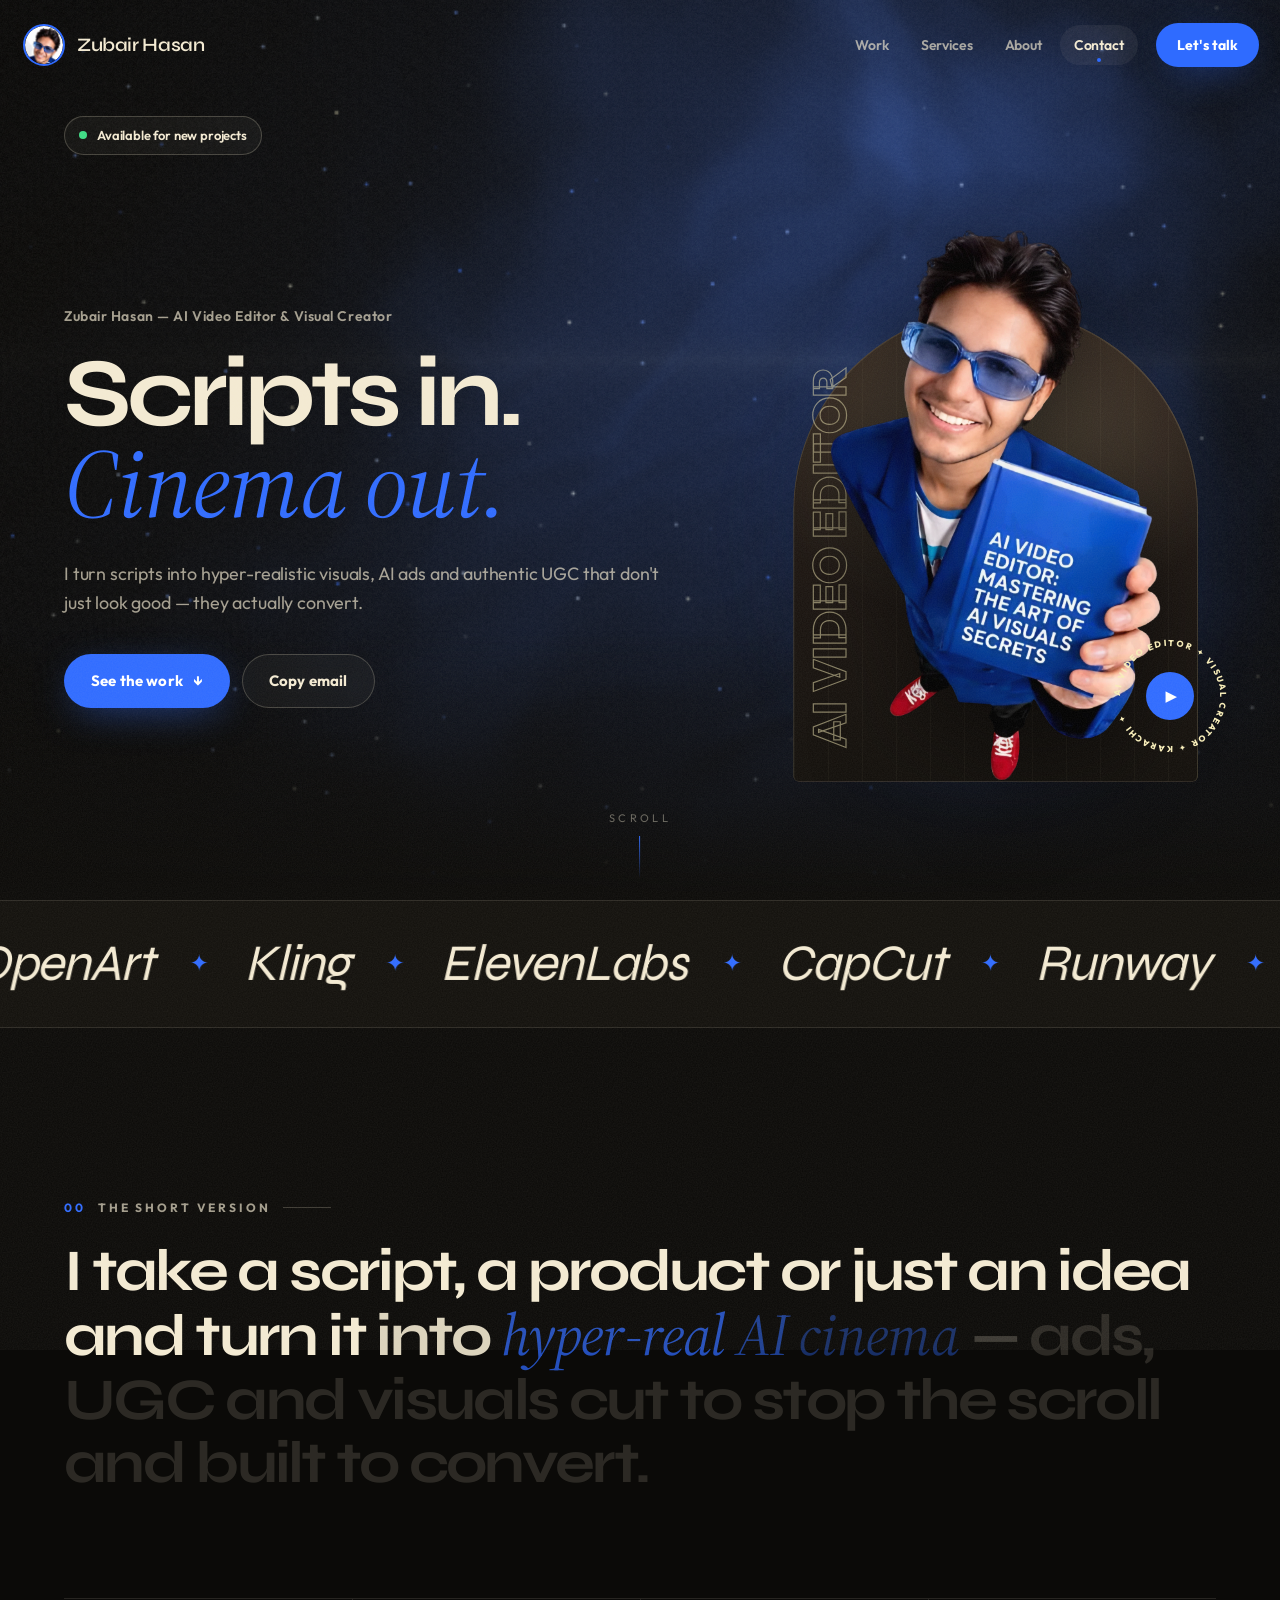
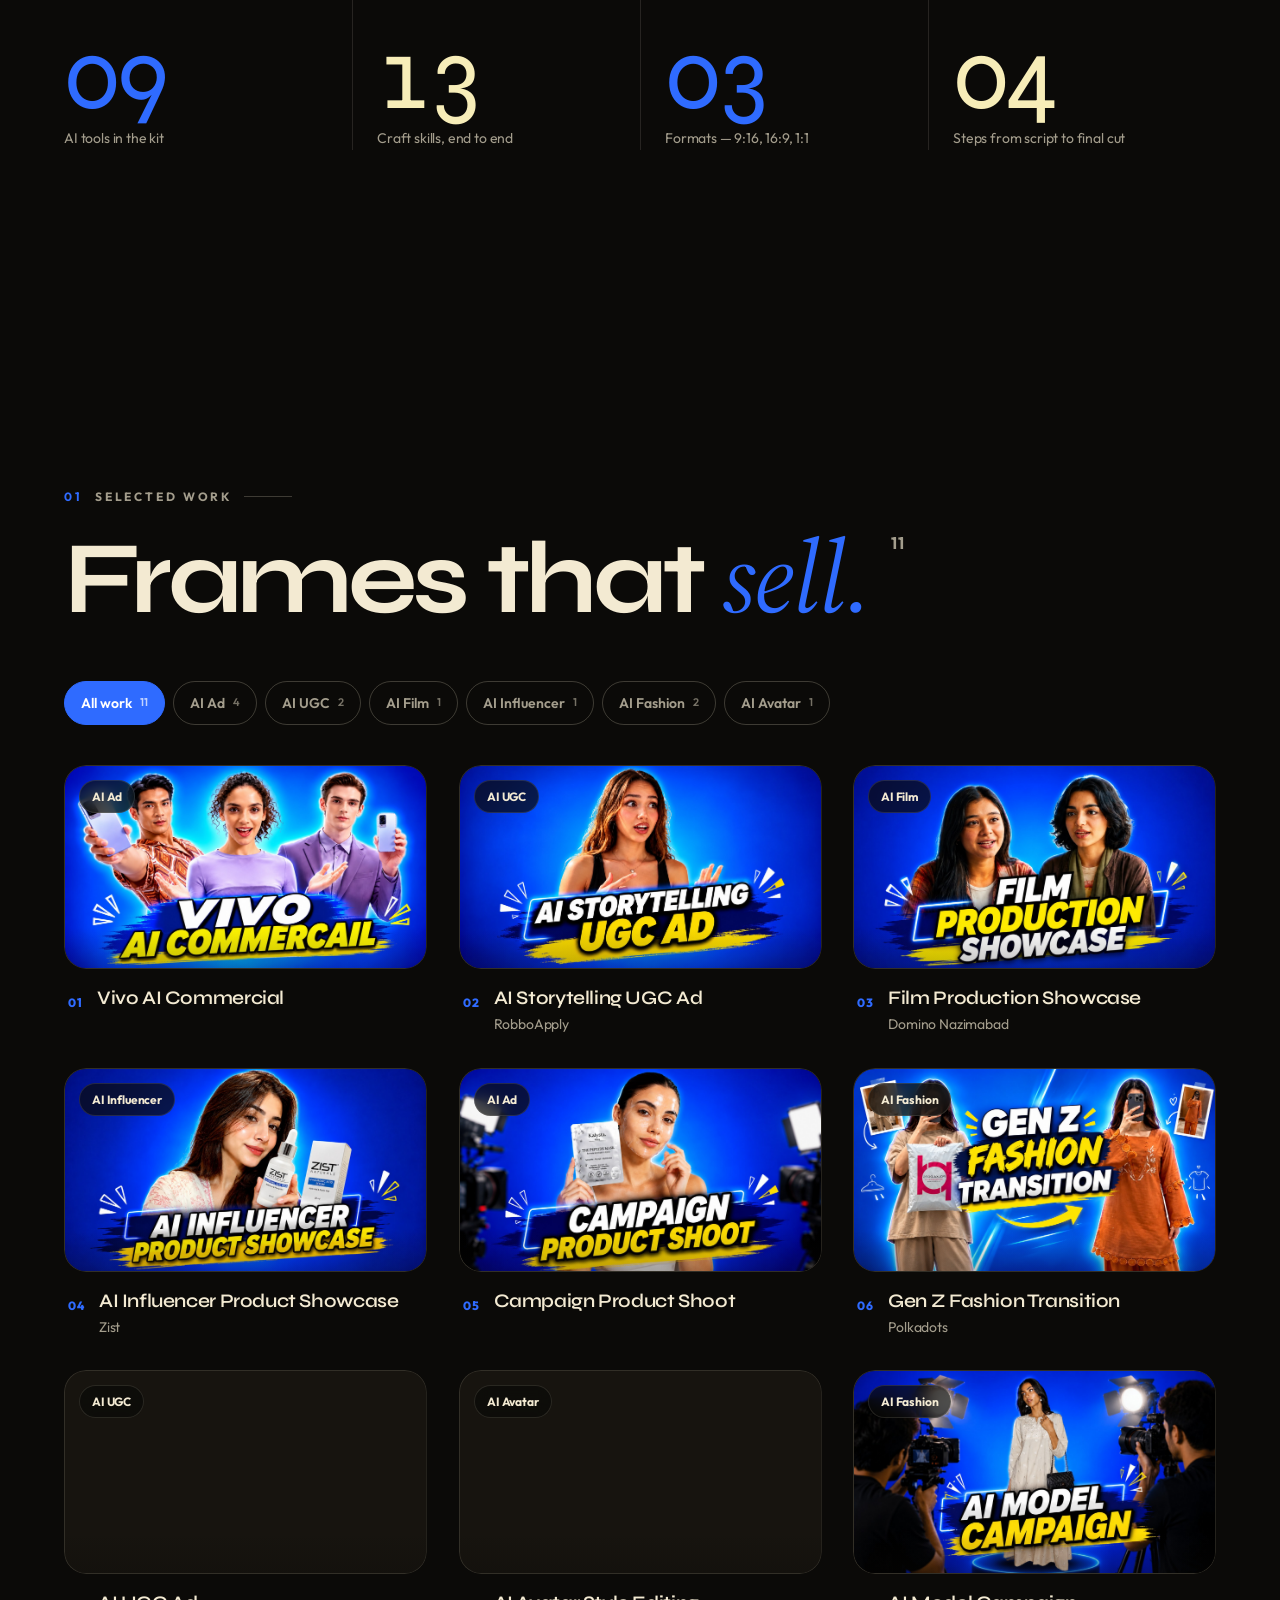
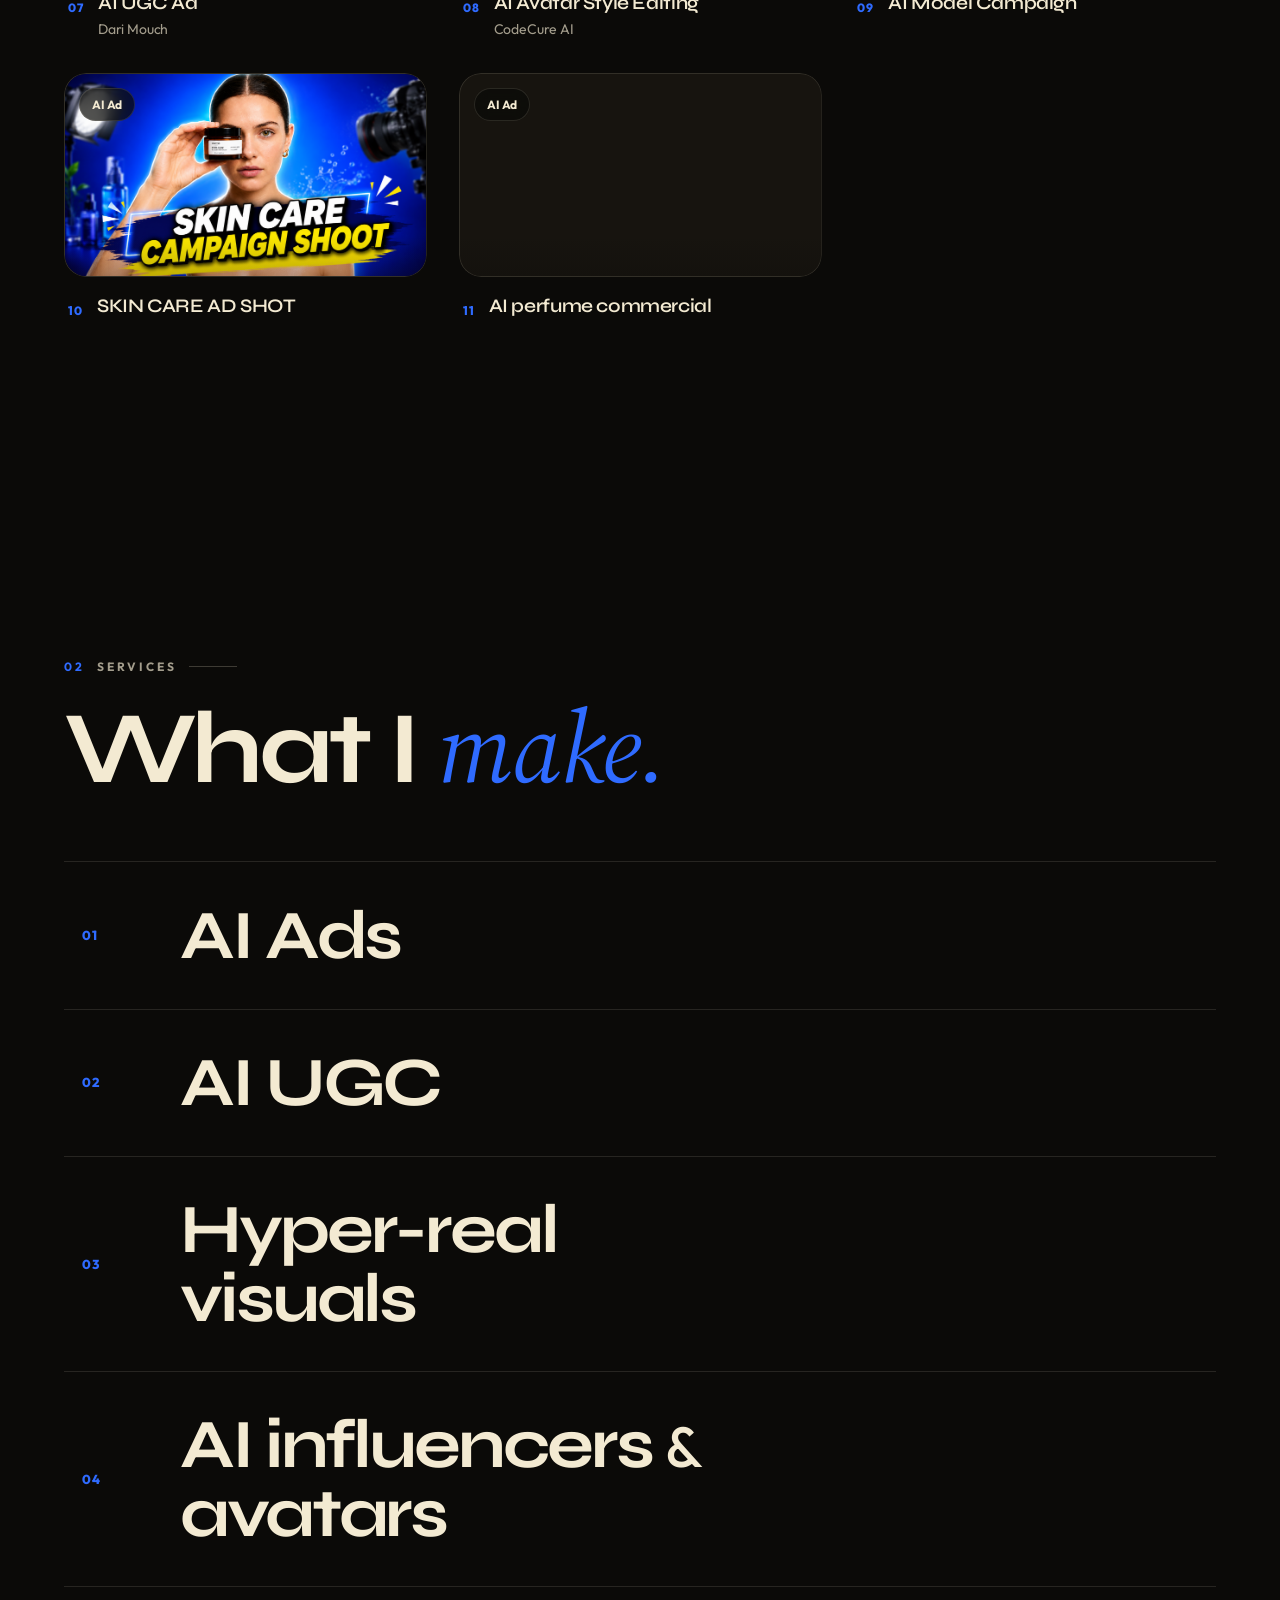
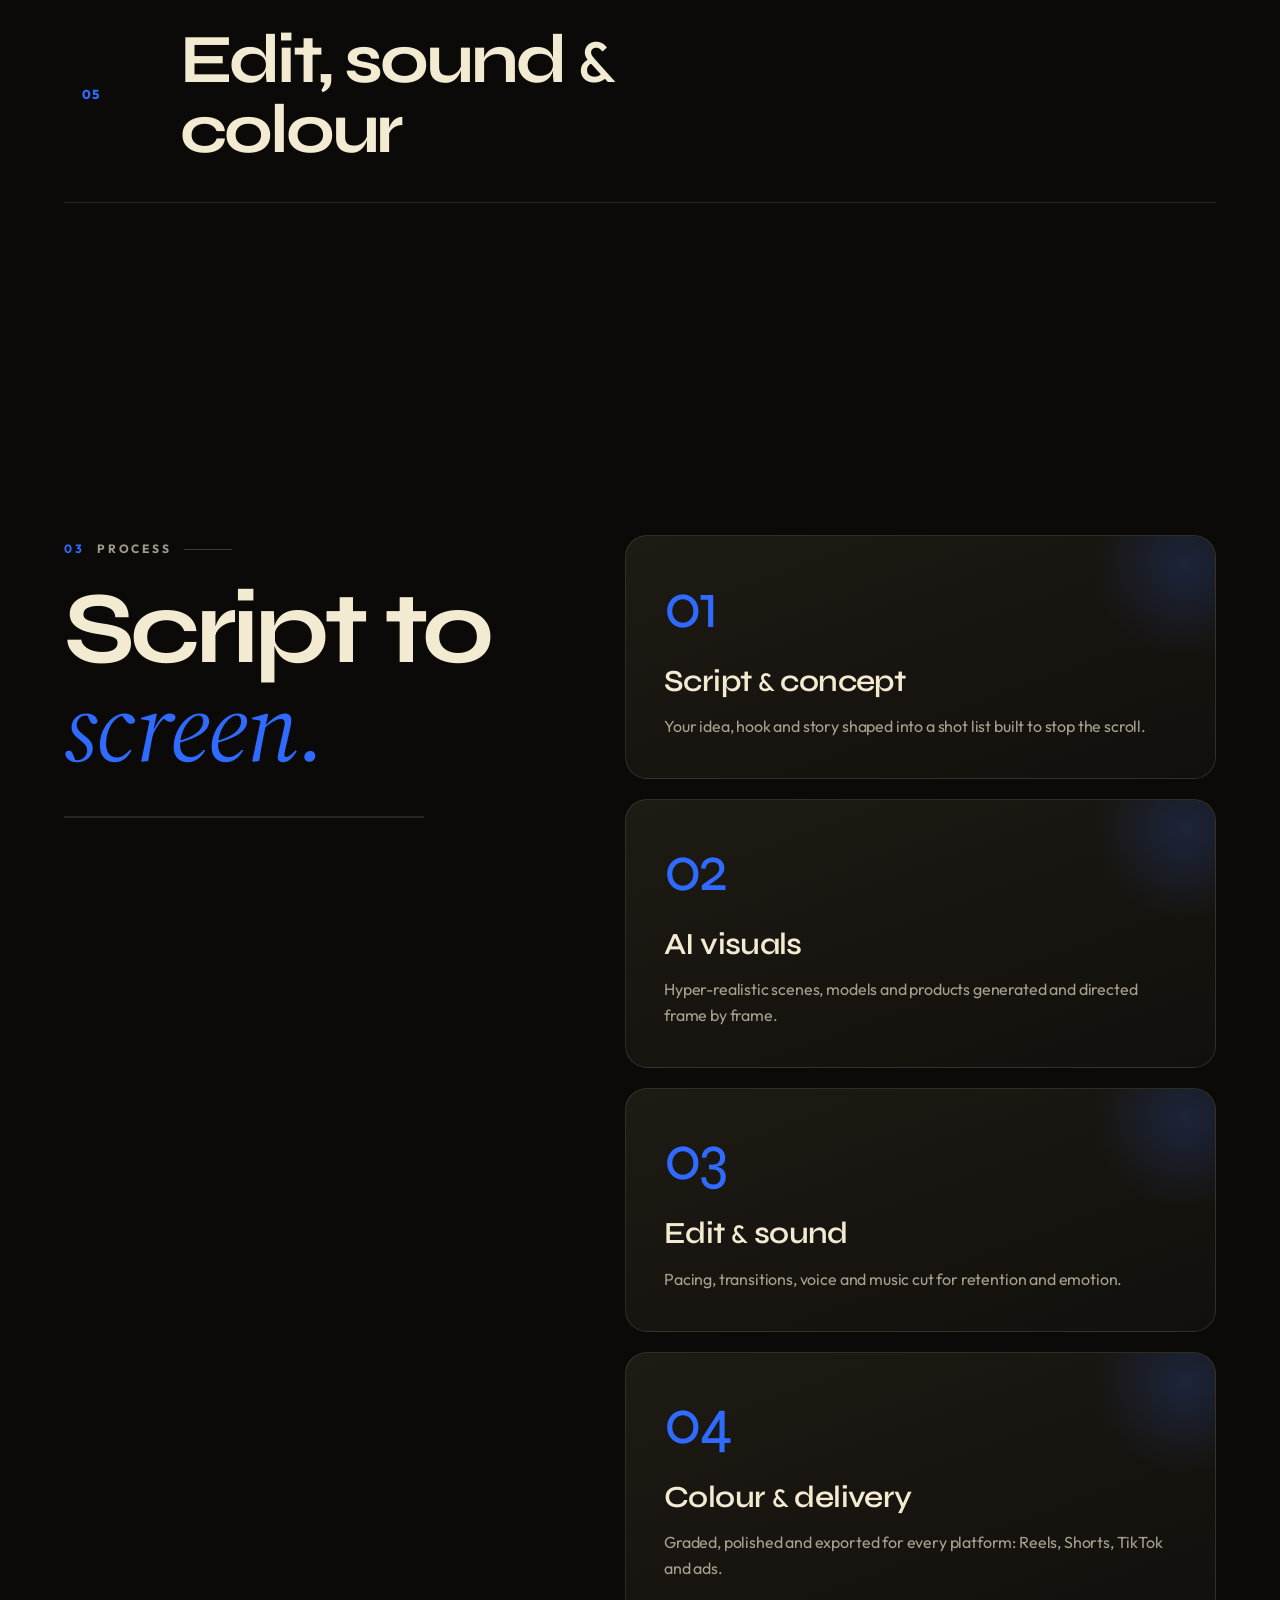
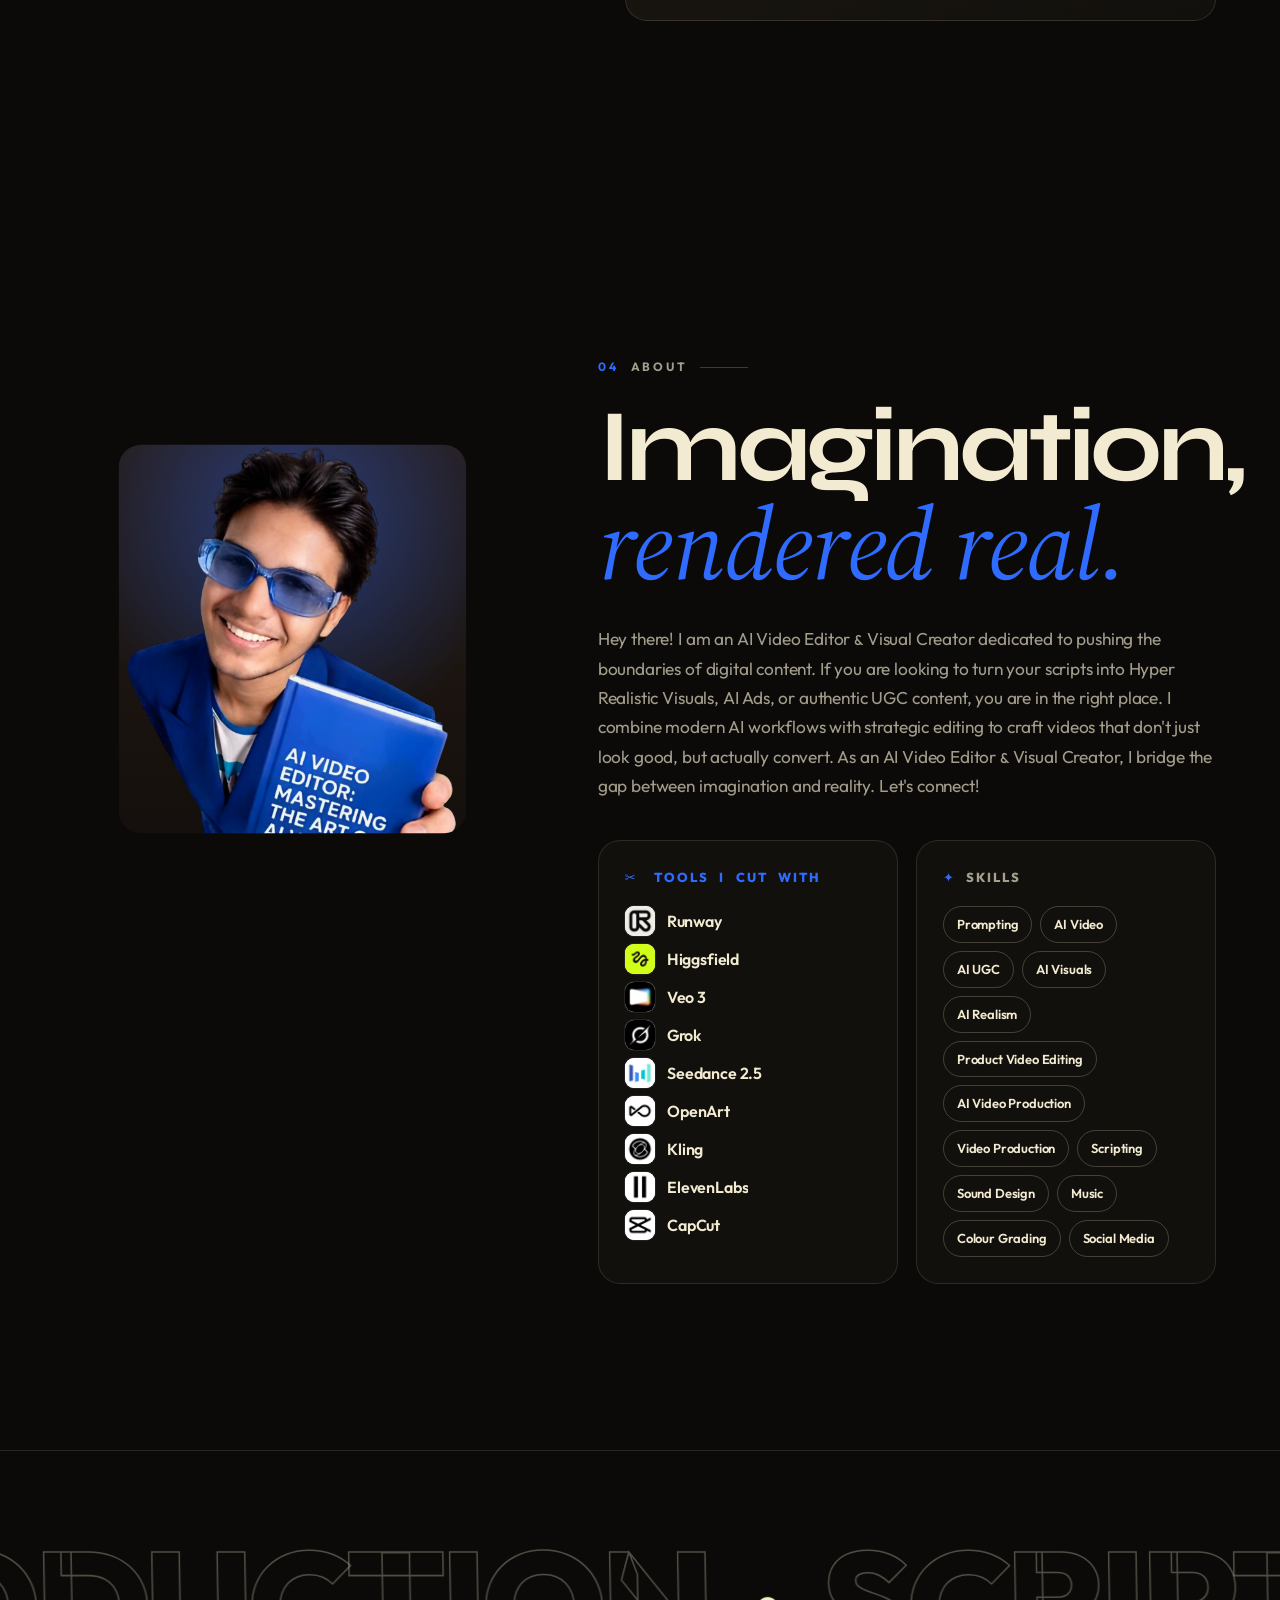
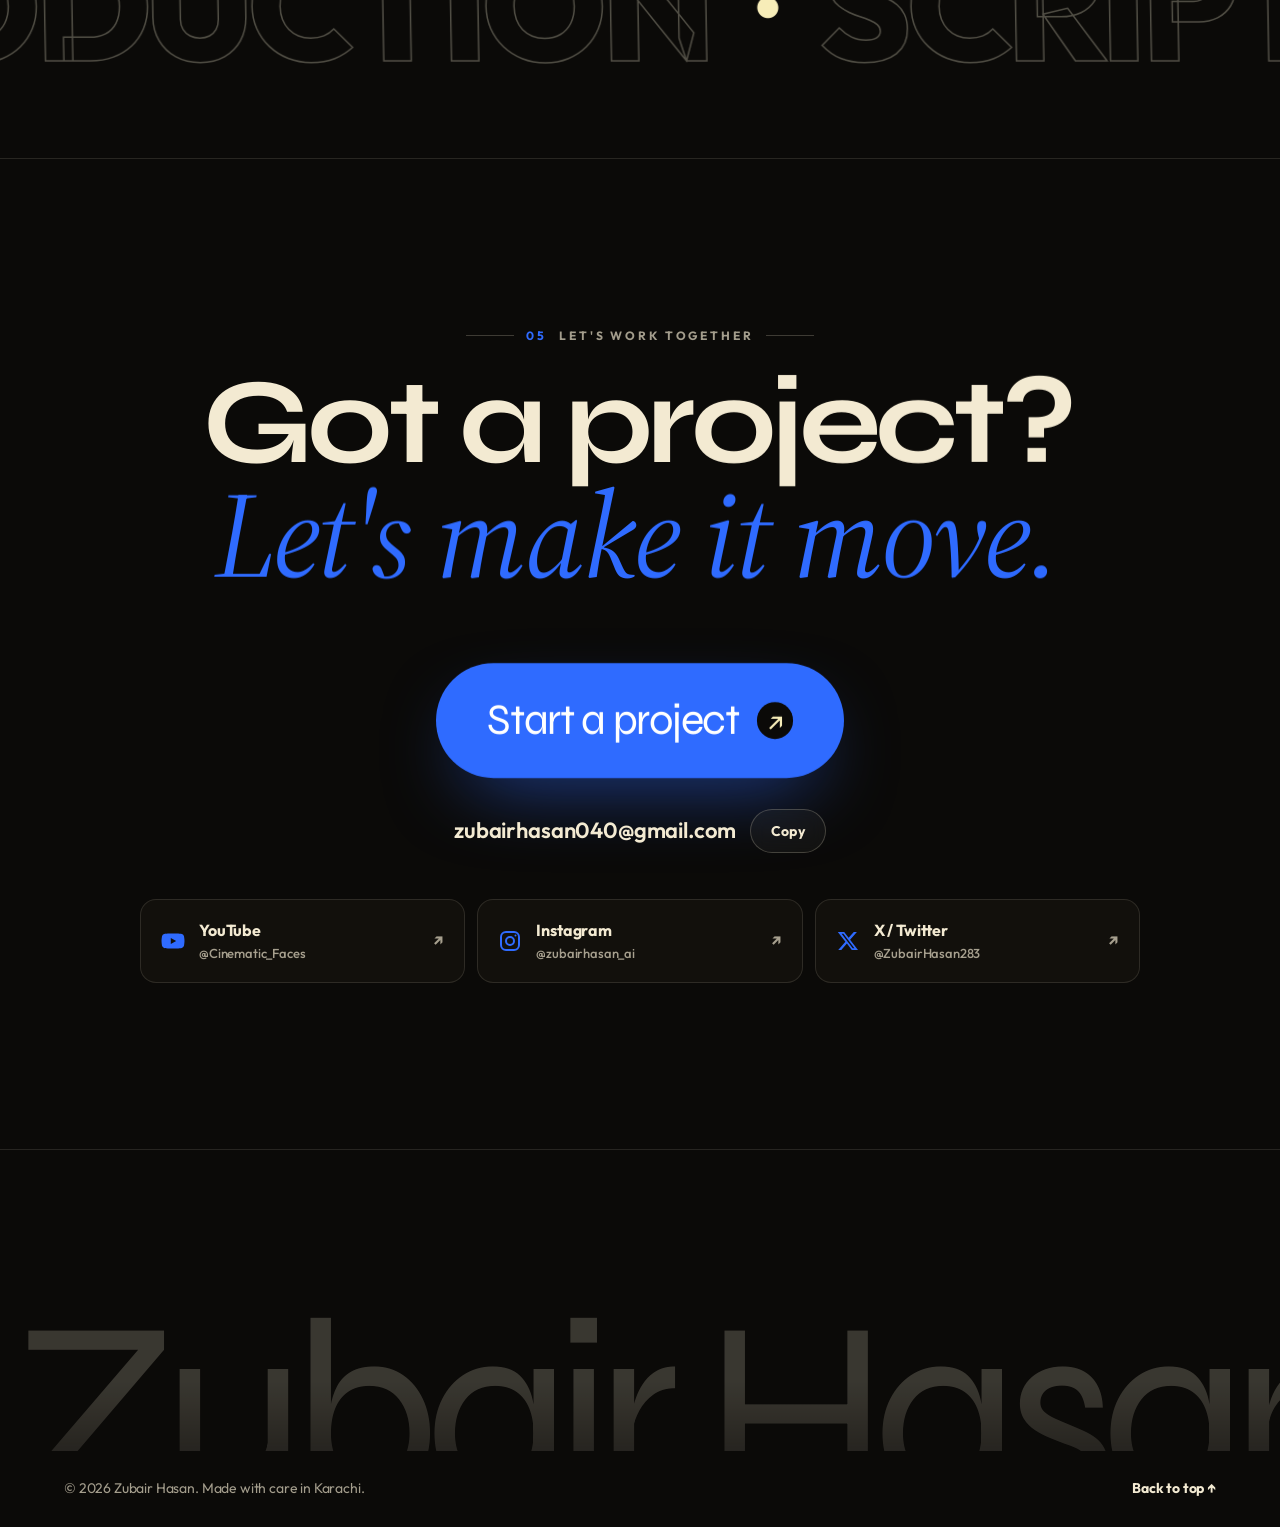
<file: index.html>
<!doctype html>
<html lang="en">
<head>
  <meta charset="utf-8">
  <meta name="viewport" content="width=device-width, initial-scale=1, viewport-fit=cover">
  <title>Zubair Hasan — AI Video Editor &amp; Visual Creator</title>
  <meta name="description" content="Zubair Hasan is an AI Video Editor &amp; Visual Creator in Karachi, Pakistan. Hyper-realistic AI visuals, AI ads and UGC videos that convert.">
  <meta name="author" content="Zubair Hasan">
  <meta name="theme-color" content="#0b0a08">
  <meta name="color-scheme" content="dark">

  <!-- Social sharing (WhatsApp, LinkedIn, X, Facebook). -->
  <meta property="og:type" content="website">
  <meta property="og:site_name" content="Zubair Hasan">
  <meta property="og:title" content="Zubair Hasan — AI Video Editor &amp; Visual Creator">
  <meta property="og:description" content="Hyper-realistic AI visuals, AI ads and UGC videos that don't just look good — they convert.">
  <meta property="og:url" content="https://zubairhasan040-prog.github.io/">
  <meta property="og:image" content="https://zubairhasan040-prog.github.io/assets/img/og-image.jpg">
  <meta property="og:image:width" content="1200">
  <meta property="og:image:height" content="630">
  <meta property="og:image:alt" content="Zubair Hasan — AI Video Editor &amp; Visual Creator">
  <meta name="twitter:card" content="summary_large_image">
  <meta name="twitter:site" content="@ZubairHasan283">
  <meta name="twitter:title" content="Zubair Hasan — AI Video Editor &amp; Visual Creator">
  <meta name="twitter:description" content="Hyper-realistic AI visuals, AI ads and UGC videos that convert.">
  <meta name="twitter:image" content="https://zubairhasan040-prog.github.io/assets/img/og-image.jpg">
  <link rel="canonical" href="https://zubairhasan040-prog.github.io/">

  <link rel="icon" href="assets/img/favicon.svg" type="image/svg+xml">
  <link rel="apple-touch-icon" href="assets/img/apple-touch-icon.png">

  <link rel="preconnect" href="https://fonts.googleapis.com">
  <link rel="preconnect" href="https://fonts.gstatic.com" crossorigin>
  <link rel="stylesheet" href="https://fonts.googleapis.com/css2?family=Syne:wght@400;500;600;700;800&family=Outfit:wght@400;500;600;700&family=Source+Serif+4:ital,wght@0,400;1,400;1,500&display=swap">
  <link rel="preload" as="image" href="assets/img/zubair-v4.webp" type="image/webp">
  <link rel="stylesheet" href="assets/css/style.css?v=17">

  <script type="application/ld+json">
  {
    "@context": "https://schema.org",
    "@type": "Person",
    "name": "Zubair Hasan",
    "alternateName": "Zubair ul Hasan",
    "jobTitle": "AI Video Editor & Visual Creator",
    "image": "https://zubairhasan040-prog.github.io/assets/img/zubair.jpg",
    "email": "mailto:zubairhasan040@gmail.com",
    "address": { "@type": "PostalAddress", "addressLocality": "Karachi", "addressCountry": "PK" },
    "sameAs": [
      "https://www.youtube.com/@Cinematic_Faces",
      "https://www.instagram.com/zubairhasan_ai/",
      "https://x.com/ZubairHasan283"
    ]
  }
  </script>
  <script>document.documentElement.classList.add('js');try{if(sessionStorage.getItem('zh-seen'))document.documentElement.classList.add('seen')}catch(e){}</script>
</head>
<body>
  <a class="skip-link" href="#work">Skip to work</a>

  <!-- Preloader: counter + curtain. CSS hides it on its own if scripts never run. -->
  <div class="loader" aria-hidden="true">
    <div class="loader__curtain loader__curtain--top"></div>
    <div class="loader__curtain loader__curtain--bottom"></div>
    <div class="loader__inner">
      <p class="loader__label"><span>ZH</span> — Loading the cut</p>
      <div class="loader__count"><span data-loader-count>00</span><small>%</small></div>
      <div class="loader__bar"><i data-loader-bar></i></div>
      <p class="loader__tc"><span>REEL 01</span><span>SCENE 01</span><span>TAKE 01</span></p>
    </div>
  </div>

  <div class="grain" aria-hidden="true"></div>
  <div class="progress" aria-hidden="true"><i></i></div>
  <div class="cursor" aria-hidden="true"><div class="cursor__ring"><span class="cursor__label"></span></div><div class="cursor__dot"></div></div>

  <header class="nav" id="top">
    <a class="nav__brand" href="#top" aria-label="Zubair Hasan — back to top">
      <span class="nav__mark" aria-hidden="true"><img src="assets/img/avatar.jpg?v=1" alt="" width="42" height="42"></span>
      <span class="nav__name" data-bind="name">Zubair Hasan</span>
    </a>
    <nav class="nav__links" aria-label="Main">
      <a href="#work">Work</a>
      <a href="#services">Services</a>
      <a href="#about">About</a>
      <a href="#contact">Contact</a>
    </nav>
    <a class="btn btn--coral btn--sm nav__cta magnetic" href="#contact"><span>Let's talk</span></a>
    <button class="nav__toggle" type="button" aria-expanded="false" aria-controls="mobile-menu" aria-label="Open menu">
      <span></span><span></span>
    </button>
  </header>

  <div class="mobile-menu" id="mobile-menu" hidden data-lenis-prevent>
    <nav aria-label="Mobile">
      <a href="#work"><em>01</em> Work</a>
      <a href="#services"><em>02</em> Services</a>
      <a href="#about"><em>03</em> About</a>
      <a href="#contact"><em>04</em> Contact</a>
    </nav>
    <a class="mobile-menu__mail" data-bind-href="mailto" href="mailto:zubairhasan040@gmail.com" data-bind="email">zubairhasan040@gmail.com</a>
  </div>

  <main id="main">
    <!-- ============ HERO ============ -->
    <section class="hero" aria-labelledby="hero-title">
      <canvas class="hero__gl" aria-hidden="true"></canvas>
      <div class="hero__vignette" aria-hidden="true"></div>

      <div class="hero__inner">
        <div class="hero__meta" data-hero-fade>
          <span class="status" data-available="true"><i aria-hidden="true"></i><span data-bind="availability_text">Available for new projects</span></span>
          
        </div>

        <div class="hero__grid">
          <div class="hero__copy">
            <p class="eyebrow" data-hero-fade><span data-bind="name">Zubair Hasan</span> — <span data-bind="role">AI Video Editor &amp; Visual Creator</span></p>
            <h1 class="hero__title" id="hero-title">
              <span class="line"><span class="line__in" data-bind="headline_1" data-split>Scripts in.</span></span>
              <span class="line line--accent"><em class="line__in" data-bind="headline_2" data-split>Cinema out.</em></span>
            </h1>
            <p class="hero__intro" data-hero-fade data-bind="intro">I turn scripts into hyper-realistic visuals, AI ads and authentic UGC that don't just look good — they actually convert.</p>
            <div class="hero__actions" data-hero-fade>
              <a class="btn btn--coral magnetic" href="#work"><span>See the work</span> <span aria-hidden="true" class="btn__arrow">↓</span></a>
              <button class="btn btn--ghost js-reel magnetic" type="button" hidden><span class="play-dot" aria-hidden="true"></span> <span>Play showreel</span></button>
              <button class="btn btn--ghost js-copy magnetic" type="button" data-copy-email><span>Copy email</span></button>
            </div>
          </div>

          <figure class="hero__photo" data-hero-photo>
            <div class="portrait">
              <div class="portrait__glow" aria-hidden="true"></div>
              <div class="portrait__arch" aria-hidden="true"></div>
              <span class="portrait__vt" aria-hidden="true">AI Video Editor</span>
              <picture>
                <source srcset="assets/img/zubair-v4.webp" type="image/webp">
                <img class="portrait__img" data-photo src="assets/img/zubair-v4.png" width="1531" height="1752" alt="Zubair Hasan in a blue suit and blue glasses, holding a book titled 'AI Video Editor — Mastering the art of AI visuals'" fetchpriority="high" decoding="async">
              </picture>
              
            </div>
            <svg class="badge" viewBox="0 0 200 200" aria-hidden="true">
              <defs><path id="circle" d="M100,100 m-78,0 a78,78 0 1,1 156,0 a78,78 0 1,1 -156,0"/></defs>
              <text><textPath href="#circle">AI VIDEO EDITOR ✦ VISUAL CREATOR ✦ KARACHI ✦ </textPath></text>
            </svg>
            <span class="badge__core" aria-hidden="true">▶</span>
          </figure>
        </div>
      </div>

      <a class="hero__scroll" href="#work" aria-label="Scroll to work"><span>Scroll</span><i aria-hidden="true"></i></a>
    </section>

    <!-- ============ TOOLS MARQUEE (velocity skew) ============ -->
    <div class="marquee" aria-label="Tools I cut with">
      <div class="marquee__row">
        <div class="marquee__track" data-tools-marquee>
          <span>Runway</span><span>Veo 3</span><span>Grok</span><span>Seedance 2.5</span><span>OpenArt</span><span>Kling</span><span>ElevenLabs</span><span>CapCut</span>
        </div>
      </div>
    </div>

    <!-- ============ MANIFESTO + STATS ============ -->
    <section class="section manifesto" aria-label="What I do">
      <p class="kicker" data-reveal><span class="kicker__num">00</span> The short version</p>
      <p class="manifesto__text" data-scrub-words>I take a script, a product or just an idea and turn it into <em>hyper-real AI cinema</em> — ads, UGC and visuals cut to stop the scroll and built to convert.</p>
      <ul class="stats">
        <li data-reveal><b data-countup data-stat="tools">8</b><span>AI tools in the kit</span></li>
        <li data-reveal><b data-countup data-stat="skills">14</b><span>Craft skills, end to end</span></li>
        <li data-reveal><b data-countup>3</b><span>Formats — 9:16, 16:9, 1:1</span></li>
        <li data-reveal><b data-countup>4</b><span>Steps from script to final cut</span></li>
      </ul>
    </section>

    <!-- ============ WORK ============ -->
    <section class="section work" id="work" aria-labelledby="work-title">
      <div class="section__head">
        <p class="kicker" data-reveal><span class="kicker__num">01</span> Selected work</p>
        <h2 class="section__title" id="work-title" data-reveal-title>Frames that <em>sell.</em> <sup class="count" data-count aria-label="number of projects">00</sup></h2>
      </div>

      <div class="filters" role="toolbar" aria-label="Filter projects" hidden></div>

      <div class="reel" data-reel>
        <div class="grid" data-grid aria-live="polite"></div>
      </div>

      <div class="empty" data-empty hidden>
        <div class="empty__screen" aria-hidden="true">
          <div class="slate">
            <div class="slate__top"><i></i><i></i><i></i><i></i><i></i><i></i></div>
            <div class="slate__body">
              <div><small>PROD.</small><b>New Work</b></div>
              <div><small>SCENE</small><b>01</b></div>
              <div><small>TAKE</small><b>01</b></div>
            </div>
          </div>
          <span class="empty__rec"><i></i> RENDERING</span>
          <span class="empty__tc">00:00:00:00</span>
        </div>
        <div class="empty__copy">
          <h3 class="empty__title">Fresh cuts are <em>in the edit bay.</em></h3>
          <p class="empty__text">New projects are being graded and polished and will premiere here soon. Want to see recent work right now?</p>
          <div class="empty__actions">
            <a class="btn btn--coral magnetic" href="#contact"><span>Ask for the latest reel</span></a>
            <a class="btn btn--ghost magnetic" data-bind-href="youtube" href="https://www.youtube.com/@Cinematic_Faces" target="_blank" rel="noopener"><span>Watch on YouTube ↗</span></a>
          </div>
        </div>
      </div>

      <noscript><p class="noscript">Turn on JavaScript to see the projects.</p></noscript>
    </section>

    <!-- ============ SERVICES ============ -->
    <section class="section services" id="services" aria-labelledby="services-title">
      <div class="section__head">
        <p class="kicker" data-reveal><span class="kicker__num">02</span> Services</p>
        <h2 class="section__title" id="services-title" data-reveal-title>What I <em>make.</em></h2>
      </div>
      <ol class="services__list">
        <li class="service" data-reveal tabindex="0"><span class="service__num">01</span><h3 class="service__name">AI Ads</h3><p class="service__desc">Scroll-stopping commercials for products and brands — concept, AI visuals, edit, sound and colour.</p><span class="service__tag">Brand · Product · Launch</span></li>
        <li class="service" data-reveal tabindex="0"><span class="service__num">02</span><h3 class="service__name">AI UGC</h3><p class="service__desc">Authentic-feeling creator videos with realistic AI models, made to test hooks fast and sell.</p><span class="service__tag">Hooks · Testimonials · TikTok</span></li>
        <li class="service" data-reveal tabindex="0"><span class="service__num">03</span><h3 class="service__name">Hyper-real visuals</h3><p class="service__desc">Cinematic AI scenes, models and products that look shot on set — without the set.</p><span class="service__tag">Realism · Fashion · Jewellery</span></li>
        <li class="service" data-reveal tabindex="0"><span class="service__num">04</span><h3 class="service__name">AI influencers &amp; avatars</h3><p class="service__desc">Consistent AI characters and talking heads for product showcases and social content.</p><span class="service__tag">Avatars · Talking head · Reels</span></li>
        <li class="service" data-reveal tabindex="0"><span class="service__num">05</span><h3 class="service__name">Edit, sound &amp; colour</h3><p class="service__desc">Pacing, transitions, voice, music and grade — the finish that makes AI footage feel like cinema.</p><span class="service__tag">Editing · Sound design · Grading</span></li>
      </ol>
    </section>

    <!-- ============ PROCESS ============ -->
    <section class="section process-wrap" aria-labelledby="process-title">
      <div class="process__side">
        <p class="kicker" data-reveal><span class="kicker__num">03</span> Process</p>
        <h2 class="section__title" id="process-title" data-reveal-title>Script to <em>screen.</em></h2>
        <div class="process__meter" aria-hidden="true"><i data-process-meter></i></div>
      </div>
      <ol class="process">
        <li data-reveal><span>01</span><h3>Script &amp; concept</h3><p>Your idea, hook and story shaped into a shot list built to stop the scroll.</p></li>
        <li data-reveal><span>02</span><h3>AI visuals</h3><p>Hyper-realistic scenes, models and products generated and directed frame by frame.</p></li>
        <li data-reveal><span>03</span><h3>Edit &amp; sound</h3><p>Pacing, transitions, voice and music cut for retention and emotion.</p></li>
        <li data-reveal><span>04</span><h3>Colour &amp; delivery</h3><p>Graded, polished and exported for every platform: Reels, Shorts, TikTok and ads.</p></li>
      </ol>
    </section>

    <!-- ============ ABOUT ============ -->
    <section class="section about" id="about" aria-labelledby="about-title">
      <div class="about__media" data-clip-reveal>
        <div class="about__frame">
          <picture>
            <source srcset="assets/img/zubair-v4.webp" type="image/webp">
            <img class="about__img" data-photo src="assets/img/zubair-v4.png" width="1531" height="1752" alt="" loading="lazy" decoding="async">
          </picture>
          <span class="about__caption"><span data-bind="name">Zubair Hasan</span><small data-bind="location">Karachi, Pakistan</small></span>
        </div>
      </div>
      <div class="about__body">
        <p class="kicker" data-reveal><span class="kicker__num">04</span> About</p>
        <h2 class="section__title" id="about-title" data-reveal-title>Imagination, <em>rendered real.</em></h2>
        <p class="about__bio" data-reveal data-bind="bio">Hey there! I am an AI Video Editor &amp; Visual Creator dedicated to pushing the boundaries of digital content. If you are looking to turn your scripts into Hyper Realistic Visuals, AI Ads, or authentic UGC content, you are in the right place. I combine modern AI workflows with strategic editing to craft videos that don't just look good, but actually convert. As an AI Video Editor &amp; Visual Creator, I bridge the gap between imagination and reality. Let's connect!</p>
        <div class="skills__grid" id="skills">
          <div class="card" data-tools-card>
            <h3 class="card__title"><span aria-hidden="true">✂</span> Tools I cut with</h3>
            <ul class="tools" data-tools></ul>
          </div>
          <div class="card" data-reveal>
            <h3 class="card__title"><span aria-hidden="true">✦</span> Skills</h3>
            <ul class="chips" data-skills></ul>
          </div>
        </div>
      </div>
    </section>

    <!-- ============ SKILLS MARQUEE (big, outlined) ============ -->
    <div class="bigmarquee" aria-hidden="true">
      <div class="bigmarquee__track" data-skills-marquee>
        <span>AI Video</span><span>AI Ads</span><span>AI UGC</span><span>AI Realism</span><span>Colour Grading</span><span>Sound Design</span>
      </div>
    </div>

    <!-- ============ CONTACT ============ -->
    <section class="section contact" id="contact" aria-labelledby="contact-title">
      <p class="kicker" data-reveal><span class="kicker__num">05</span> Let's work together</p>
      <h2 class="contact__title" id="contact-title"><span class="line"><span class="line__in" data-split>Got a project?</span></span><span class="line line--accent"><em class="line__in" data-split>Let's make it move.</em></span></h2>
      <div class="contact__cta" data-reveal>
        <a class="contact__big magnetic" data-bind-href="mailto" href="mailto:zubairhasan040@gmail.com" data-cursor="view" data-cursor-label="Email">
          <span class="contact__big-in">Start a project</span><span class="contact__big-arrow" aria-hidden="true">↗</span>
        </a>
      </div>
      <div class="contact__mail" data-reveal>
        <a class="contact__email" data-bind-href="mailto" href="mailto:zubairhasan040@gmail.com" data-bind="email">zubairhasan040@gmail.com</a>
        <button class="btn btn--ghost btn--sm js-copy" type="button" data-copy-email><span>Copy</span></button>
      </div>
      <ul class="socials" data-reveal data-socials></ul>
    </section>
  </main>

  <footer class="footer">
    <div class="footer__giant" aria-hidden="true"><span data-fit>Zubair Hasan</span></div>
    <div class="footer__row">
      <p>© <span data-year>2026</span> <span data-bind="name">Zubair Hasan</span>. Made with care in Karachi.</p>
      
      <a href="#top" class="footer__top">Back to top ↑</a>
    </div>
  </footer>

  <!-- ============ VIDEO LIGHTBOX ============ -->
  <div class="lightbox" data-lightbox role="dialog" aria-modal="true" aria-labelledby="lb-title" hidden data-lenis-prevent>
    <div class="lightbox__backdrop" data-close></div>
    <div class="lightbox__panel">
      <div class="lightbox__bar">
        <span class="lightbox__index" data-lb-index></span>
        <div class="lightbox__nav">
          <button type="button" class="icon-btn" data-prev aria-label="Previous project">←</button>
          <button type="button" class="icon-btn" data-next aria-label="Next project">→</button>
          <button type="button" class="icon-btn icon-btn--close" data-close aria-label="Close video">✕</button>
        </div>
      </div>
      <div class="lightbox__body">
        <div class="player" data-player></div>
        <div class="lightbox__info">
          <p class="lightbox__cat" data-lb-cat></p>
          <h2 class="lightbox__title" id="lb-title" data-lb-title></h2>
          <p class="lightbox__client" data-lb-client></p>
          <p class="lightbox__desc" data-lb-desc></p>
          <ul class="chips" data-lb-tags></ul>
          <div class="lightbox__share" data-lb-share>
            <span>Share</span>
            <button type="button" class="share-btn" data-share="copy">Copy link</button>
          </div>
          <a class="lightbox__open" data-lb-open href="#" target="_blank" rel="noopener">Open original ↗</a>
        </div>
      </div>
    </div>
  </div>

  <div class="toast" role="status" aria-live="polite" data-toast></div>

  <script src="assets/vendor/gsap.min.js" defer></script>
  <script src="assets/vendor/ScrollTrigger.min.js" defer></script>
  <script src="assets/vendor/lenis.min.js" defer></script>
  <script src="assets/js/main.js?v=15" defer></script>
</body>
</html>
</file>
<file: assets/css/style.css>
/* =========================================================
   Zubair Hasan — Portfolio v2 · dark cinematic
   Palette: near-black / warm off-white / coral / cream
   ========================================================= */
:root {
  --bg: #0b0a08;
  --bg-2: #12100c;
  --surface: #17140f;
  --surface-2: #1e1a14;
  --text: #f3ead2;
  --muted: rgba(243, 234, 210, .66);
  --faint: rgba(243, 234, 210, .4);
  --line: rgba(243, 234, 210, .12);
  --line-2: rgba(243, 234, 210, .22);
  --coral: #2f6bff;
  --coral-2: #6b95ff;
  --cream: #f7edb8;
  --ink: #0b0a08;
  --radius: 22px;
  --radius-sm: 14px;
  --pad: clamp(20px, 5vw, 72px);
  --max: 1360px;
  --serif: "Syne", system-ui, sans-serif;
  --accent-serif: "Source Serif 4", Georgia, serif;
  --sans: "Outfit", system-ui, -apple-system, "Segoe UI", Roboto, Arial, sans-serif;
  --ease: cubic-bezier(.2, .7, .1, 1);
  --ease-out: cubic-bezier(.16, 1, .3, 1);
  --nav-h: 76px;
}

*, *::before, *::after { box-sizing: border-box; }
html { -webkit-text-size-adjust: 100%; overflow-x: hidden; overflow-x: clip; background: var(--bg); scroll-behavior: smooth; }
html.lenis, html.lenis body { height: auto; }
html.lenis { scroll-behavior: auto; }
.lenis.lenis-smooth [data-lenis-prevent] { overscroll-behavior: contain; }
.lenis.lenis-stopped { overflow: clip; }
body {
  margin: 0;
  font-family: var(--sans);
  font-size: 16px;
  line-height: 1.6;
  color: var(--text);
  background: var(--bg);
  -webkit-font-smoothing: antialiased;
  -moz-osx-font-smoothing: grayscale;
  overflow-x: hidden;
  overflow-x: clip;
}
body.is-locked { overflow: hidden; }
img { max-width: 100%; display: block; }
a { color: inherit; }
button { font: inherit; color: inherit; }
em { font-style: italic; }
::selection { background: var(--coral); color: #fff; }
:focus-visible { outline: 2px solid var(--coral); outline-offset: 4px; border-radius: 6px; }
[hidden] { display: none !important; }
.amp { font-family: var(--sans); font-style: normal; font-weight: 500; font-size: .82em; }

.skip-link {
  position: absolute; left: 12px; top: -60px; z-index: 600;
  background: var(--coral); color: #fff; padding: 10px 16px; border-radius: 10px; text-decoration: none; font-weight: 700;
}
.skip-link:focus { top: 12px; }

/* ---------- Film grain ---------- */
.grain {
  position: fixed; inset: -50%; z-index: 90; pointer-events: none; opacity: .07;
  background-image: url("data:image/svg+xml;utf8,<svg xmlns='http://www.w3.org/2000/svg' width='180' height='180'><filter id='n'><feTurbulence type='fractalNoise' baseFrequency='.8' numOctaves='3' stitchTiles='stitch'/><feColorMatrix values='0 0 0 0 1  0 0 0 0 .95  0 0 0 0 .85  0 0 0 .9 0'/></filter><rect width='100%' height='100%' filter='url(%23n)'/></svg>");
  animation: grain 1s steps(6) infinite;
}
@keyframes grain {
  0% { transform: translate(0, 0); } 20% { transform: translate(-3%, 2%); } 40% { transform: translate(2%, -3%); }
  60% { transform: translate(-2%, -1%); } 80% { transform: translate(3%, 3%); } 100% { transform: translate(0, 0); }
}

/* ---------- Scroll progress ---------- */
.progress { position: fixed; left: 0; right: 0; top: 0; height: 2px; z-index: 120; pointer-events: none; }
.progress i { display: block; height: 100%; background: linear-gradient(90deg, var(--coral), var(--cream)); transform-origin: 0 50%; transform: scaleX(0); }

/* ---------- Preloader ---------- */
.loader { position: fixed; inset: 0; z-index: 400; pointer-events: none; color: var(--text); }
.loader__curtain { position: absolute; left: 0; right: 0; height: 50.5%; background: var(--bg); }
.loader__curtain--top { top: 0; border-bottom: 1px solid rgba(47, 107, 255, .0); }
.loader__curtain--bottom { bottom: 0; }
.loader__inner { position: absolute; inset: 0; display: grid; place-content: center; justify-items: center; gap: 18px; padding: 24px; text-align: center; }
.loader__label { margin: 0; font-size: 12px; letter-spacing: .28em; text-transform: uppercase; color: var(--muted); }
.loader__label span { color: var(--coral); font-weight: 800; }
.loader__count { font-family: var(--serif); font-variation-settings: "SOFT" 100, "opsz" 144; font-weight: 300; font-size: clamp(96px, 22vw, 260px); line-height: .85; letter-spacing: -.06em; font-variant-numeric: tabular-nums; }
.loader__count small { font-size: .28em; color: var(--coral); margin-left: .08em; vertical-align: top; letter-spacing: 0; }
.loader__bar { width: min(320px, 70vw); height: 1px; background: var(--line-2); overflow: hidden; }
.loader__bar i { display: block; height: 100%; background: var(--coral); transform-origin: 0 50%; transform: scaleX(0); }
.loader__tc { display: flex; gap: 22px; margin: 0; font-size: 11px; letter-spacing: .22em; color: var(--faint); }
/* Fail-safes: no JS, reduced motion, or scripts that never finish. */
html:not(.js) .loader { display: none; }
.loader { animation: loader-failsafe .6s ease 7s forwards; }
.loader.is-done { display: none; }
@keyframes loader-failsafe { to { opacity: 0; visibility: hidden; } }
@media (prefers-reduced-motion: reduce) { .loader { display: none; } }

/* ---------- Custom cursor ---------- */
.cursor { position: fixed; left: 0; top: 0; z-index: 500; pointer-events: none; display: none; }
html.has-cursor .cursor { display: block; }
html.has-cursor, html.has-cursor a, html.has-cursor button, html.has-cursor [tabindex] { cursor: none; }
html.has-cursor body.is-locked, html.has-cursor body.is-locked * { cursor: auto; }
.cursor__dot, .cursor__ring { position: absolute; left: 0; top: 0; border-radius: 50%; will-change: transform; }
.cursor__dot { width: 6px; height: 6px; margin: -3px 0 0 -3px; background: var(--coral); }
.cursor__ring {
  width: 38px; height: 38px; margin: -19px 0 0 -19px; border: 1px solid rgba(243, 234, 210, .55);
  display: grid; place-items: center;
  transition: width .35s var(--ease-out), height .35s var(--ease-out), margin .35s var(--ease-out), background-color .3s, border-color .3s, opacity .3s;
}
.cursor__label { font-size: 11px; font-weight: 800; letter-spacing: .16em; text-transform: uppercase; color: var(--ink); opacity: 0; transform: scale(.6); transition: opacity .25s, transform .35s var(--ease-out); }
.cursor.is-link .cursor__ring { width: 64px; height: 64px; margin: -32px 0 0 -32px; border-color: var(--coral); background: rgba(47, 107, 255, .08); }
.cursor.is-label .cursor__ring { width: 96px; height: 96px; margin: -48px 0 0 -48px; background: var(--coral); border-color: var(--coral); }
.cursor.is-label.is-view .cursor__ring { background: var(--cream); border-color: var(--cream); }
.cursor.is-label .cursor__label { opacity: 1; transform: none; }
.cursor.is-label .cursor__dot, .cursor.is-link .cursor__dot { opacity: 0; }
.cursor.is-hidden .cursor__ring, .cursor.is-hidden .cursor__dot { opacity: 0; }

/* ---------- Buttons ---------- */
.btn {
  --h: 54px;
  position: relative; display: inline-flex; align-items: center; justify-content: center; gap: 10px;
  min-height: var(--h); padding: 0 26px; border-radius: 999px; border: 1px solid transparent;
  font-weight: 700; font-size: 15px; letter-spacing: .01em; text-decoration: none; cursor: pointer;
  transition: background-color .3s, color .3s, border-color .3s, box-shadow .3s; overflow: hidden; isolation: isolate;
  -webkit-tap-highlight-color: transparent; white-space: nowrap;
}
.btn > span { position: relative; z-index: 1; display: inline-block; }
.btn--sm { --h: 44px; padding: 0 20px; font-size: 14px; }
.btn--coral { background: var(--coral); color: #fff; box-shadow: 0 10px 40px -12px rgba(47, 107, 255, .6); }
.btn--coral::before { content: ""; position: absolute; inset: 0; background: var(--cream); border-radius: inherit; transform: translateY(101%); transition: transform .5s var(--ease-out); z-index: 0; }
.btn--coral:hover::before, .btn--coral:focus-visible::before { transform: none; }
.btn--ghost { background: rgba(243, 234, 210, .04); color: var(--text); border-color: var(--line-2); backdrop-filter: blur(8px); -webkit-backdrop-filter: blur(8px); }
.btn--ghost:hover, .btn--ghost:focus-visible { border-color: var(--coral); color: var(--cream); background: rgba(47, 107, 255, .1); }
.btn__arrow { transition: transform .4s var(--ease-out); }
.btn:hover .btn__arrow { transform: translateY(3px); }
.play-dot { width: 10px; height: 10px; border-radius: 50%; background: var(--coral); box-shadow: 0 0 0 4px rgba(47, 107, 255, .2); }
.magnetic { will-change: transform; }

/* ---------- Nav ---------- */
.nav {
  position: fixed; left: 50%; top: 14px; z-index: 110; transform: translateX(-50%);
  width: min(calc(100% - 24px), var(--max)); height: 62px; padding: 0 8px 0 10px;
  display: flex; align-items: center; gap: 18px; border-radius: 999px;
  border: 1px solid transparent; transition: background-color .4s, border-color .4s, box-shadow .4s, top .4s;
}
.nav.is-scrolled, .nav.menu-open {
  background: rgba(18, 16, 12, .72); border-color: var(--line); backdrop-filter: blur(16px) saturate(1.2); -webkit-backdrop-filter: blur(16px) saturate(1.2);
  box-shadow: 0 20px 50px -30px rgba(0, 0, 0, .8);
}
.nav__brand { display: flex; align-items: center; gap: 12px; text-decoration: none; margin-right: auto; }
.nav__mark {
  width: 42px; height: 42px; border-radius: 50%; display: grid; place-items: center;
  background: var(--bg-2); color: var(--cream); border: 2px solid var(--coral);
  font-family: var(--serif); font-weight: 600; font-size: 15px; letter-spacing: -.02em;
}
.nav__name { font-family: var(--serif); font-weight: 500; font-size: 19px; letter-spacing: -.01em; font-variation-settings: "SOFT" 100; }
.nav__links { display: flex; gap: 4px; }
.nav__links a {
  position: relative; padding: 9px 14px; border-radius: 999px; text-decoration: none; font-weight: 600; font-size: 14px; color: var(--muted);
  transition: color .25s, background-color .25s;
}
.nav__links a:hover, .nav__links a.is-active { color: var(--text); background: rgba(243, 234, 210, .06); }
.nav__links a.is-active::after { content: ""; position: absolute; left: 50%; bottom: 3px; width: 4px; height: 4px; margin-left: -2px; border-radius: 50%; background: var(--coral); }
.nav__toggle { display: none; width: 46px; height: 46px; border-radius: 50%; border: 1px solid var(--line-2); background: var(--bg-2); cursor: pointer; position: relative; }
.nav__toggle span { position: absolute; left: 14px; right: 14px; height: 2px; background: var(--text); border-radius: 2px; transition: transform .35s var(--ease-out), top .35s var(--ease-out); }
.nav__toggle span:first-child { top: 18px; }
.nav__toggle span:last-child { top: 25px; }
.nav__toggle[aria-expanded="true"] span:first-child { top: 22px; transform: rotate(45deg); }
.nav__toggle[aria-expanded="true"] span:last-child { top: 22px; transform: rotate(-45deg); }

.mobile-menu {
  position: fixed; inset: 0; z-index: 105; background: rgba(11, 10, 8, .97); backdrop-filter: blur(14px); -webkit-backdrop-filter: blur(14px);
  display: flex; flex-direction: column; justify-content: center; gap: 40px; padding: 110px var(--pad) 40px; overflow-y: auto;
  animation: menu-in .45s var(--ease-out);
}
@keyframes menu-in { from { opacity: 0; clip-path: inset(0 0 100% 0); } to { opacity: 1; clip-path: inset(0 0 0 0); } }
.mobile-menu nav { display: grid; gap: 4px; }
.mobile-menu nav a {
  font-family: var(--serif); font-size: clamp(42px, 13vw, 72px); line-height: 1.08; letter-spacing: -.035em; text-decoration: none;
  font-variation-settings: "SOFT" 100; display: flex; align-items: baseline; gap: 14px; padding: 4px 0; border-bottom: 1px solid var(--line);
}
.mobile-menu nav a em { font-family: var(--sans); font-style: normal; font-size: 13px; font-weight: 700; color: var(--coral); letter-spacing: .1em; }
.mobile-menu__mail { color: var(--muted); font-weight: 600; word-break: break-all; }

/* ---------- Layout ---------- */
.section { position: relative; width: min(100%, var(--max)); margin: 0 auto; padding: clamp(90px, 13vw, 170px) var(--pad); }
.section__head { margin-bottom: clamp(36px, 5vw, 64px); }
.kicker {
  display: inline-flex; align-items: center; gap: 12px; margin: 0 0 22px;
  font-size: 12px; font-weight: 700; letter-spacing: .24em; text-transform: uppercase; color: var(--muted);
}
.kicker__num { color: var(--coral); }
.kicker::after { content: ""; width: 48px; height: 1px; background: var(--line-2); }
.section__title {
  margin: 0; font-family: var(--serif); font-weight: 400; font-variation-settings: "SOFT" 100, "opsz" 144;
  font-size: clamp(46px, 8vw, 128px); line-height: .94; letter-spacing: -.045em;
}
.section__title em, .hero__title em, .contact__title em, .empty__title em, .manifesto__text em { color: var(--coral); font-weight: 400; }
.count { font-family: var(--sans); font-size: .16em; font-weight: 700; letter-spacing: .05em; color: var(--muted); vertical-align: top; position: relative; top: .5em; }

/* split text */
.word { display: inline-block; white-space: nowrap; }
.char { display: inline-block; will-change: transform; }

/* ---------- Hero ---------- */
.hero { position: relative; min-height: 100vh; min-height: 100svh; display: flex; flex-direction: column; overflow: hidden; isolation: isolate; }
.hero__gl { position: absolute; inset: 0; width: 100%; height: 100%; z-index: -2; display: block;
  background:
    radial-gradient(60% 55% at 78% 35%, rgba(47, 107, 255, .22), transparent 70%),
    radial-gradient(45% 40% at 15% 85%, rgba(247, 237, 184, .08), transparent 70%),
    var(--bg); }
.hero__vignette { position: absolute; inset: 0; z-index: -1; pointer-events: none;
  background: radial-gradient(120% 90% at 50% 40%, transparent 55%, rgba(11, 10, 8, .85) 100%), linear-gradient(180deg, transparent 70%, var(--bg) 100%); }
.hero__inner { width: min(100%, var(--max)); margin: 0 auto; padding: calc(var(--nav-h) + 40px) var(--pad) 90px; flex: 1; display: flex; flex-direction: column; }
.hero__meta { display: flex; flex-wrap: wrap; align-items: center; gap: 12px 22px; font-size: 13px; color: var(--muted); }
.status { display: inline-flex; align-items: center; gap: 10px; padding: 8px 14px; border-radius: 999px; border: 1px solid var(--line-2); background: rgba(243, 234, 210, .04); color: var(--text); font-weight: 600; }
.status i { width: 8px; height: 8px; border-radius: 50%; background: #3ddc84; box-shadow: 0 0 0 0 rgba(61, 220, 132, .6); animation: pulse 2s infinite; }
.status[data-available="false"] i { background: var(--coral); box-shadow: none; animation: none; }
@keyframes pulse { 70% { box-shadow: 0 0 0 9px rgba(61, 220, 132, 0); } 100% { box-shadow: 0 0 0 0 rgba(61, 220, 132, 0); } }
.hero__loc { letter-spacing: .02em; font-variant-numeric: tabular-nums; }
.hero__grid { flex: 1; display: grid; grid-template-columns: minmax(0, 1.35fr) minmax(0, .9fr); align-items: center; gap: clamp(24px, 4vw, 64px); padding-top: clamp(24px, 4vw, 48px); }
.eyebrow { margin: 0 0 22px; font-size: 14px; font-weight: 600; letter-spacing: .04em; color: var(--muted); }
.hero__title {
  margin: 0; font-family: var(--serif); font-weight: 400; font-variation-settings: "SOFT" 100, "opsz" 144;
  font-size: clamp(64px, 10.6vw, 176px); line-height: .9; letter-spacing: -.05em;
}
.line { display: block; overflow: hidden; padding: 0 .06em .1em 0; margin-bottom: -.1em; }
.line__in { display: inline-block; }
.line--accent em { font-weight: 300; }
.hero__intro { max-width: 34em; margin: 30px 0 0; font-size: clamp(17px, 1.4vw, 20px); line-height: 1.6; color: var(--muted); }
.hero__actions { display: flex; flex-wrap: wrap; gap: 12px; margin-top: 36px; }

.hero__photo { position: relative; margin: 0; justify-self: center; width: min(100%, 470px); }
.portrait { position: relative; aspect-ratio: 4 / 5; }
.portrait__glow { position: absolute; inset: 8% -6% -4%; border-radius: 50%; background: radial-gradient(closest-side, rgba(47, 107, 255, .55), rgba(47, 107, 255, .12) 60%, transparent); filter: blur(30px); }
.portrait__arch {
  position: absolute; inset: 14% 4% 0; border-radius: 999px 999px 28px 28px; overflow: hidden;
  background:
    radial-gradient(90% 60% at 50% 25%, rgba(247, 237, 184, .2), transparent 70%),
    linear-gradient(180deg, #2a1d17 0%, #1a1410 60%, #120f0b 100%);
  border: 1px solid rgba(247, 237, 184, .16);
  box-shadow: inset 0 1px 0 rgba(247, 237, 184, .1), 0 40px 80px -40px rgba(0, 0, 0, .9);
}
.portrait__arch::after { content: ""; position: absolute; inset: 0; background: repeating-linear-gradient(90deg, rgba(247, 237, 184, .035) 0 1px, transparent 1px 34px); }
.portrait__vt {
  position: absolute; left: 7%; bottom: 6%; z-index: 1; writing-mode: vertical-rl; transform: rotate(180deg);
  font-family: var(--sans); font-weight: 800; font-size: clamp(30px, 3.6vw, 52px); line-height: 1; letter-spacing: -.01em; text-transform: uppercase;
  color: transparent; -webkit-text-stroke: 1.2px rgba(247, 237, 184, .5); white-space: nowrap;
}
.portrait picture { position: absolute; inset: 0 0 0 0; z-index: 2; display: block; }
.portrait__img { position: absolute; left: 50%; bottom: 0; width: 112%; max-width: none; height: auto; transform: translateX(-50%); filter: drop-shadow(0 30px 40px rgba(0, 0, 0, .55)); }
.portrait.is-card .portrait__img { width: 100%; height: 100%; object-fit: cover; left: 0; transform: none; border-radius: 999px 999px 28px 28px; }
.rec {
  position: absolute; left: 0; top: 6%; z-index: 3; display: inline-flex; align-items: center; gap: 8px;
  padding: 7px 12px; border-radius: 8px; background: rgba(11, 10, 8, .72); border: 1px solid var(--line);
  font-size: 11px; font-weight: 800; letter-spacing: .12em; color: var(--text); font-variant-numeric: tabular-nums; backdrop-filter: blur(6px);
}
.rec i { width: 8px; height: 8px; border-radius: 50%; background: var(--coral); animation: blink 1s steps(2) infinite; }
@keyframes blink { 50% { opacity: .15; } }
.badge { position: absolute; right: -4%; bottom: 4%; z-index: 4; width: clamp(110px, 10vw, 150px); fill: var(--cream); font-size: 13.5px; font-weight: 800; letter-spacing: .2em; animation: spin 16s linear infinite; }
.badge__core { position: absolute; z-index: 5; right: calc(-4% + clamp(110px, 10vw, 150px) / 2 - 24px); bottom: calc(4% + clamp(110px, 10vw, 150px) / 2 - 24px); width: 48px; height: 48px; border-radius: 50%; display: grid; place-items: center; background: var(--coral); color: #fff; font-size: 15px; padding-left: 3px; }
@keyframes spin { to { transform: rotate(360deg); } }
.hero__scroll { position: absolute; left: 50%; bottom: 22px; transform: translateX(-50%); display: grid; justify-items: center; gap: 8px; font-size: 11px; letter-spacing: .3em; text-transform: uppercase; text-decoration: none; color: var(--faint); }
.hero__scroll i { width: 1px; height: 42px; background: linear-gradient(var(--coral), transparent); animation: drip 2s var(--ease) infinite; transform-origin: top; }
@keyframes drip { 0% { transform: scaleY(0); } 50% { transform: scaleY(1); } 100% { transform: scaleY(1); opacity: 0; } }

/* ---------- Marquees ---------- */
.marquee { position: relative; border-block: 1px solid var(--line); background: var(--bg-2); overflow: hidden; padding: 22px 0; }
.marquee__row { overflow: hidden; }
.marquee__track { display: flex; width: max-content; will-change: transform; }
.marquee__track span {
  display: inline-flex; align-items: center; gap: 36px; padding-right: 36px; white-space: nowrap;
  font-family: var(--serif); font-style: italic; font-weight: 300; font-size: clamp(28px, 4vw, 56px); letter-spacing: -.02em; color: var(--text);
}
.marquee__track span::after { content: "✦"; font-style: normal; font-size: .45em; color: var(--coral); }
html:not(.motion) .marquee__track, html:not(.motion) .bigmarquee__track { animation: marquee 45s linear infinite; }
@keyframes marquee { to { transform: translateX(-50%); } }

.bigmarquee { overflow: hidden; padding: clamp(30px, 6vw, 80px) 0; border-block: 1px solid var(--line); }
.bigmarquee__track { display: flex; width: max-content; will-change: transform; }
.bigmarquee__track span {
  display: inline-flex; align-items: center; gap: .3em; padding-right: .3em; white-space: nowrap;
  font-family: var(--sans); font-weight: 800; text-transform: uppercase; font-size: clamp(64px, 12vw, 190px); line-height: 1; letter-spacing: -.04em;
  color: transparent; -webkit-text-stroke: 1.5px rgba(243, 234, 210, .3);
}
.bigmarquee__track span:nth-child(3n+2) { color: var(--coral); -webkit-text-stroke: 0; }
.bigmarquee__track span::after { content: "●"; font-size: .18em; color: var(--cream); -webkit-text-stroke: 0; }

/* ---------- Manifesto & stats ---------- */
.manifesto__text {
  margin: 0; max-width: 20em; font-family: var(--serif); font-weight: 300; font-variation-settings: "SOFT" 100, "opsz" 144;
  font-size: clamp(32px, 4.6vw, 72px); line-height: 1.08; letter-spacing: -.03em;
}
.stats { list-style: none; margin: clamp(56px, 8vw, 110px) 0 0; padding: 0; display: grid; grid-template-columns: repeat(4, minmax(0, 1fr)); border-top: 1px solid var(--line); }
.stats li { padding: 30px 24px 0 0; display: grid; gap: 6px; }
.stats li + li { padding-left: 24px; border-left: 1px solid var(--line); }
.stats b { font-family: var(--serif); font-weight: 300; font-size: clamp(64px, 8vw, 128px); line-height: .9; letter-spacing: -.05em; color: var(--cream); font-variant-numeric: tabular-nums; }
.stats li:nth-child(odd) b { color: var(--coral); }
.stats span { font-size: 14px; color: var(--muted); }

/* ---------- Work ---------- */
.filters { display: flex; flex-wrap: wrap; gap: 8px; margin: -10px 0 40px; }
.filter {
  display: inline-flex; align-items: center; gap: 8px; padding: 10px 16px; border-radius: 999px; cursor: pointer;
  border: 1px solid var(--line-2); background: transparent; color: var(--muted); font-weight: 600; font-size: 14px; transition: all .25s;
}
.filter small { font-size: 11px; opacity: .7; }
.filter:hover { color: var(--text); border-color: var(--text); }
.filter[aria-pressed="true"] { background: var(--coral); color: #fff; border-color: var(--coral); }

.grid { display: grid; grid-template-columns: repeat(3, minmax(0, 1fr)); gap: clamp(20px, 2.5vw, 34px); align-items: start; }
.card-project { position: relative; display: block; text-decoration: none; color: inherit; perspective: 900px; }
.card-project.is-featured { grid-column: auto; }
@media (max-width: 1023px) { .grid { grid-template-columns: repeat(2, minmax(0, 1fr)); } }
@media (max-width: 640px) { .grid { grid-template-columns: 1fr; } }
.grid .card-project__title { font-size: clamp(18px, 1.5vw, 22px); }
.card-project__media {
  position: relative; overflow: hidden; border-radius: var(--radius); background: var(--surface); aspect-ratio: 16 / 9;
  border: 1px solid var(--line); transform-style: preserve-3d; will-change: transform; transition: border-color .4s;
  clip-path: inset(0 round var(--radius));
}
.card-project__media img { position: absolute; inset: 0; width: 100%; height: 100%; max-width: none; object-fit: cover; object-position: center; transition: transform 1s var(--ease-out), filter .6s; filter: none; }
.card-project__media img.is-portrait-thumb { object-position: center top; }
.card-project:hover .card-project__media img, .card-project:focus-visible .card-project__media img { transform: scale(1.03); filter: saturate(1.06); }
.card-project:hover .card-project__media { border-color: rgba(47, 107, 255, .5); }
.card-project__media::after { content: ""; position: absolute; inset: 0; background: linear-gradient(180deg, transparent 80%, rgba(11, 10, 8, .25)); pointer-events: none; }
.card-project__badge { position: absolute; left: 14px; top: 14px; z-index: 2; padding: 6px 12px; border-radius: 999px; background: rgba(11, 10, 8, .7); border: 1px solid var(--line); font-size: 12px; font-weight: 700; backdrop-filter: blur(8px); }
.card-project__play {
  position: absolute; left: 50%; top: 50%; z-index: 2; width: 74px; height: 74px; margin: -37px 0 0 -37px; border-radius: 50%;
  background: var(--coral); display: grid; place-items: center; transform: scale(.6); opacity: 0; transition: transform .5s var(--ease-out), opacity .3s;
}
.card-project__play::before { content: ""; margin-left: 4px; border-style: solid; border-width: 10px 0 10px 16px; border-color: transparent transparent transparent var(--ink); }
.card-project:focus-visible .card-project__play, html:not(.has-cursor) .card-project:hover .card-project__play { transform: none; opacity: 1; }
@media (hover: none) { .card-project__play { transform: scale(.8); opacity: .95; width: 58px; height: 58px; margin: -29px 0 0 -29px; } }
.card-project__meta { display: grid; grid-template-columns: auto 1fr auto; gap: 14px; align-items: start; padding: 18px 4px 0; }
.card-project__num { font-size: 12px; font-weight: 800; color: var(--coral); letter-spacing: .08em; padding-top: 6px; }
.card-project__title { margin: 0; font-family: var(--serif); font-weight: 400; font-size: clamp(22px, 2vw, 28px); line-height: 1.15; letter-spacing: -.02em; font-variation-settings: "SOFT" 100; }
.card-project__sub { margin: 4px 0 0; font-size: 14px; color: var(--muted); }
.card-project__year { font-size: 13px; color: var(--faint); padding-top: 6px; font-variant-numeric: tabular-nums; }
.poster { position: absolute; inset: 0; display: grid; align-content: space-between; padding: 22px; background: radial-gradient(80% 80% at 80% 10%, rgba(47, 107, 255, .35), transparent 60%), linear-gradient(160deg, #241b15, #100d0a); }
.poster span { font-size: 11px; font-weight: 800; letter-spacing: .2em; text-transform: uppercase; color: var(--muted); }
.poster b { font-family: var(--serif); font-weight: 400; font-size: clamp(26px, 3vw, 40px); line-height: 1; letter-spacing: -.03em; color: var(--text); }

/* Horizontal pinned reel (desktop, enough projects) */
.reel.is-horizontal { width: 100vw; margin-left: calc(50% - 50vw); overflow: hidden; }
.reel.is-horizontal .grid { display: flex; flex-wrap: nowrap; gap: clamp(24px, 2.4vw, 40px); width: max-content; padding: 0 max(var(--pad), calc((100vw - var(--max)) / 2 + var(--pad))); align-items: flex-start; }
.reel.is-horizontal .card-project { flex: none; --h: min(58vh, 560px); }
.reel.is-horizontal .card-project .card-project__media { height: var(--h); width: calc(var(--h) * 16 / 9); aspect-ratio: auto; }
.reel.is-horizontal .card-project.is-featured { grid-column: auto; }
.reel.is-horizontal .card-project__meta { max-width: calc(var(--h) * 16 / 9); }
.reel__hint { display: none; }
.reel.is-horizontal + .reel__hint { display: block; }

/* Empty state */
.empty { display: grid; grid-template-columns: minmax(0, 1.1fr) minmax(0, 1fr); gap: clamp(28px, 5vw, 72px); align-items: center; }
.empty__screen {
  position: relative; aspect-ratio: 16 / 10; border-radius: var(--radius); overflow: hidden; display: grid; place-items: center;
  background: radial-gradient(70% 70% at 70% 20%, rgba(47, 107, 255, .25), transparent 60%), linear-gradient(160deg, #1d1712, #0f0d0a);
  border: 1px solid var(--line);
}
.empty__screen::before { content: ""; position: absolute; inset: 14px; border: 1px dashed rgba(243, 234, 210, .14); border-radius: 12px; }
.empty__rec, .empty__tc { position: absolute; font-size: 11px; font-weight: 800; letter-spacing: .16em; color: var(--muted); font-variant-numeric: tabular-nums; }
.empty__rec { left: 30px; top: 28px; display: inline-flex; align-items: center; gap: 8px; color: var(--text); }
.empty__rec i { width: 8px; height: 8px; border-radius: 50%; background: var(--coral); animation: blink 1s steps(2) infinite; }
.empty__tc { right: 30px; bottom: 26px; }
.slate { width: min(78%, 380px); transform: rotate(-4deg); filter: drop-shadow(0 30px 40px rgba(0, 0, 0, .6)); }
.slate__top { display: flex; height: 42px; border-radius: 10px 10px 0 0; overflow: hidden; background: var(--cream); transform-origin: 0 100%; animation: clap 3.2s var(--ease) infinite; }
.slate__top i { flex: 1; background: var(--ink); transform: skewX(-30deg); margin: 0 9px; }
@keyframes clap { 0%, 70%, 100% { transform: rotate(0); } 78% { transform: rotate(-16deg); } 86% { transform: rotate(0); } }
.slate__body { display: grid; grid-template-columns: 1.6fr 1fr 1fr; background: #1f1a14; border: 2px solid var(--cream); border-top: 0; border-radius: 0 0 10px 10px; }
.slate__body div { padding: 12px 14px; display: grid; }
.slate__body div + div { border-left: 1px solid rgba(247, 237, 184, .3); }
.slate__body small { font-size: 9px; font-weight: 800; letter-spacing: .2em; color: var(--muted); }
.slate__body b { font-family: var(--serif); font-weight: 500; font-size: 22px; color: var(--cream); }
.empty__title { margin: 0 0 16px; font-family: var(--serif); font-weight: 400; font-size: clamp(34px, 4vw, 56px); line-height: 1; letter-spacing: -.035em; font-variation-settings: "SOFT" 100; }
.empty__text { margin: 0 0 28px; color: var(--muted); font-size: 17px; max-width: 30em; }
.empty__actions { display: flex; flex-wrap: wrap; gap: 12px; }
.noscript { color: var(--muted); }

/* ---------- Services ---------- */
.services__list { list-style: none; margin: 0; padding: 0; border-top: 1px solid var(--line); }
.service {
  position: relative; display: grid; grid-template-columns: 70px minmax(0, 1fr) minmax(0, .9fr); grid-template-areas: "num name desc" "num name tag";
  column-gap: 28px; align-items: center; padding: clamp(22px, 3vw, 38px) 18px; border-bottom: 1px solid var(--line); isolation: isolate; overflow: hidden; outline-offset: -2px;
}
.service::before { content: ""; position: absolute; inset: 0; z-index: -1; background: var(--coral); transform: scaleY(0); transform-origin: 50% 100%; transition: transform .6s var(--ease-out); }
.service__num { grid-area: num; font-size: 13px; font-weight: 800; color: var(--coral); letter-spacing: .1em; transition: color .4s; }
.service__name { grid-area: name; margin: 0; font-family: var(--serif); font-weight: 400; font-variation-settings: "SOFT" 100, "opsz" 144; font-size: clamp(34px, 5.4vw, 88px); line-height: 1; letter-spacing: -.045em; transition: transform .6s var(--ease-out), color .4s; }
.service__desc { grid-area: desc; margin: 0; color: var(--muted); font-size: 16px; max-width: 30em; opacity: 0; transform: translateY(14px); transition: opacity .45s, transform .6s var(--ease-out), color .4s; }
.service__tag { grid-area: tag; font-size: 12px; font-weight: 700; letter-spacing: .14em; text-transform: uppercase; color: var(--faint); opacity: 0; transform: translateY(14px); transition: opacity .45s .05s, transform .6s .05s var(--ease-out), color .4s; }
.service:hover::before, .service:focus-visible::before, .service:focus-within::before { transform: scaleY(1); }
.service:hover .service__name, .service:focus-visible .service__name { transform: translateX(14px); font-style: italic; color: var(--ink); }
.service:hover .service__num, .service:focus-visible .service__num { color: var(--ink); }
.service:hover .service__desc, .service:focus-visible .service__desc { opacity: 1; transform: none; color: rgba(11, 10, 8, .85); }
.service:hover .service__tag, .service:focus-visible .service__tag { opacity: 1; transform: none; color: rgba(11, 10, 8, .7); }
@media (hover: none) {
  .service__desc, .service__tag { opacity: 1; transform: none; }
  .service:hover::before { transform: scaleY(0); }
  .service:hover .service__name { transform: none; font-style: normal; color: var(--text); }
  .service:hover .service__num { color: var(--coral); }
  .service:hover .service__desc { color: var(--muted); }
  .service:hover .service__tag { color: var(--faint); }
}

/* ---------- Process ---------- */
.process-wrap { display: grid; grid-template-columns: minmax(0, .9fr) minmax(0, 1.1fr); gap: clamp(30px, 6vw, 100px); align-items: start; }
.process__side { position: sticky; top: 130px; }
.process__meter { margin-top: 40px; width: 100%; max-width: 360px; height: 2px; background: var(--line); overflow: hidden; }
.process__meter i { display: block; height: 100%; background: var(--coral); transform-origin: 0 50%; transform: scaleX(0); }
html:not(.motion) .process__meter { display: none; }
.process { list-style: none; margin: 0; padding: 0; display: grid; gap: 20px; }
.process li {
  position: relative; padding: clamp(28px, 3vw, 44px); border-radius: var(--radius); background: linear-gradient(160deg, var(--surface-2), var(--bg-2)); border: 1px solid var(--line); overflow: hidden;
}
.process li::after { content: ""; position: absolute; right: -60px; top: -60px; width: 180px; height: 180px; border-radius: 50%; background: radial-gradient(closest-side, rgba(47, 107, 255, .18), transparent); }
.process li > span { font-family: var(--serif); font-weight: 300; font-size: 64px; line-height: 1; color: var(--coral); letter-spacing: -.04em; }
.process h3 { margin: 18px 0 8px; font-family: var(--serif); font-weight: 400; font-size: clamp(26px, 2.4vw, 34px); letter-spacing: -.02em; font-variation-settings: "SOFT" 100; }
.process p { margin: 0; color: var(--muted); max-width: 32em; }

/* ---------- About ---------- */
.about { display: grid; grid-template-columns: minmax(0, .85fr) minmax(0, 1.15fr); gap: clamp(30px, 6vw, 96px); align-items: start; }
.about__media { position: sticky; top: 110px; }
.about__frame {
  position: relative; aspect-ratio: 4 / 5; border-radius: var(--radius); overflow: hidden;
  background: radial-gradient(70% 55% at 50% 30%, rgba(47, 107, 255, .45), transparent 70%), linear-gradient(180deg, #2a1d17, #100d0a);
  border: 1px solid var(--line);
}
.about__frame picture { position: absolute; inset: 0; }
.about__img { position: absolute; left: 50%; bottom: 0; width: 100%; height: auto; max-width: none; transform: translateX(-50%); will-change: transform; }
.about__frame.is-card .about__img { width: 100%; height: 100%; object-fit: cover; left: 0; transform: none; }
.about__caption { position: absolute; left: 18px; right: 18px; bottom: 18px; display: flex; justify-content: space-between; align-items: end; gap: 10px; padding: 14px 16px; border-radius: 14px; background: rgba(11, 10, 8, .7); backdrop-filter: blur(10px); border: 1px solid var(--line); font-family: var(--serif); font-size: 20px; }
.about__caption small { font-family: var(--sans); font-size: 12px; color: var(--muted); }
.about__bio { margin: 30px 0 40px; font-size: clamp(17px, 1.35vw, 20px); line-height: 1.7; color: var(--muted); max-width: 36em; }
.skills__grid { display: grid; grid-template-columns: minmax(0, 1fr) minmax(0, 1fr); gap: 18px; }
.card { padding: 26px; border-radius: var(--radius); background: var(--bg-2); border: 1px solid var(--line); }
.card__title { margin: 0 0 18px; font-size: 13px; font-weight: 800; letter-spacing: .16em; text-transform: uppercase; color: var(--muted); }
.card__title span { color: var(--coral); margin-right: 6px; }
.tools { list-style: none; margin: 0; padding: 0; display: grid; gap: 8px; }
.tools li { display: flex; align-items: center; gap: 12px; font-weight: 600; }
.tools b { flex: none; overflow: hidden; width: 30px; height: 30px; border-radius: 9px; display: grid; place-items: center; background: rgba(47, 107, 255, .14); color: var(--coral); font-size: 13px; }
.chips { list-style: none; margin: 0; padding: 0; display: flex; flex-wrap: wrap; gap: 8px; }
.chips li { padding: 7px 13px; border-radius: 999px; border: 1px solid var(--line-2); font-size: 13px; font-weight: 600; color: var(--text); transition: background-color .25s, color .25s, border-color .25s; }
.chips li:hover { background: var(--cream); color: var(--ink); border-color: var(--cream); }

/* ---------- Contact ---------- */
.contact { text-align: center; display: grid; justify-items: center; }
.contact .kicker::before { content: ""; width: 48px; height: 1px; background: var(--line-2); }
.contact__title { margin: 0; font-family: var(--serif); font-weight: 400; font-variation-settings: "SOFT" 100, "opsz" 144; font-size: clamp(50px, 9.5vw, 160px); line-height: .92; letter-spacing: -.05em; }
.contact__cta { margin-top: clamp(40px, 6vw, 70px); }
.contact__big {
  position: relative; display: inline-flex; align-items: center; gap: 18px; padding: 0 clamp(30px, 4vw, 56px); height: clamp(84px, 9vw, 130px); border-radius: 999px;
  background: var(--coral); color: #fff; text-decoration: none; font-family: var(--serif); font-size: clamp(26px, 3.4vw, 48px); letter-spacing: -.03em; overflow: hidden; isolation: isolate;
  box-shadow: 0 30px 80px -30px rgba(47, 107, 255, .7);
}
.contact__big::before { content: ""; position: absolute; inset: 0; z-index: -1; background: var(--cream); transform: translateY(101%); transition: transform .6s var(--ease-out); border-radius: inherit; }
.contact__big:hover::before, .contact__big:focus-visible::before { transform: none; }
.contact__big-arrow { display: inline-grid; place-items: center; width: 1.4em; height: 1.4em; border-radius: 50%; background: var(--ink); color: var(--cream); font-family: var(--sans); font-size: .6em; transition: transform .5s var(--ease-out); }
.contact__big:hover .contact__big-arrow { transform: rotate(45deg); }
.contact__mail { display: flex; flex-wrap: wrap; justify-content: center; align-items: center; gap: 14px; margin-top: 30px; }
.contact__email { font-size: clamp(17px, 1.8vw, 22px); font-weight: 600; color: var(--text); text-decoration: none; background: linear-gradient(var(--coral), var(--coral)) 0 100% / 0 1px no-repeat; transition: background-size .5s var(--ease-out); word-break: break-all; }
.contact__email:hover { background-size: 100% 1px; }
.socials { list-style: none; padding: 0; margin: 46px 0 0; display: grid; grid-template-columns: repeat(auto-fit, minmax(200px, 1fr)); gap: 12px; width: min(100%, 1000px); }
.socials a {
  display: flex; align-items: center; gap: 14px; padding: 18px 20px; border-radius: 16px; text-align: left; text-decoration: none;
  background: var(--bg-2); border: 1px solid var(--line); transition: border-color .3s, background-color .3s, transform .4s var(--ease-out);
}
.socials a:hover { border-color: var(--coral); background: rgba(47, 107, 255, .08); transform: translateY(-3px); }
.socials svg { width: 24px; height: 24px; flex: none; color: var(--coral); }
.socials span { display: grid; flex: 1; font-weight: 700; }
.socials small { font-weight: 500; color: var(--muted); font-size: 13px; }
.socials .arrow { flex: none; color: var(--muted); }

/* ---------- Footer ---------- */
.footer { position: relative; overflow: hidden; border-top: 1px solid var(--line); padding: clamp(40px, 6vw, 70px) 0 28px; }
.footer__giant { overflow: hidden; text-align: center; line-height: .8; padding: 0 1vw; }
.footer__giant span {
  display: inline-block; white-space: nowrap; font-family: var(--serif); font-weight: 400; font-variation-settings: "SOFT" 100, "opsz" 144;
  font-size: 20vw; letter-spacing: -.06em; padding-bottom: .1em;
  background: linear-gradient(180deg, var(--text) 30%, rgba(243, 234, 210, .08)); -webkit-background-clip: text; background-clip: text; color: transparent;
}
.footer__row { width: min(100%, var(--max)); margin: 26px auto 0; padding: 0 var(--pad); display: flex; flex-wrap: wrap; justify-content: space-between; gap: 12px 24px; font-size: 14px; color: var(--muted); }
.footer__row p { margin: 0; }
.footer__clock { font-variant-numeric: tabular-nums; }
.footer__top { text-decoration: none; font-weight: 700; color: var(--text); }
.footer__top:hover { color: var(--coral); }

/* ---------- Lightbox ---------- */
.lightbox { position: fixed; inset: 0; z-index: 300; display: grid; place-items: center; padding: clamp(10px, 3vw, 40px); }
.lightbox__backdrop { position: absolute; inset: 0; background: rgba(5, 4, 3, .9); backdrop-filter: blur(10px); -webkit-backdrop-filter: blur(10px); animation: fade .3s ease; }
.lightbox__panel {
  position: relative; width: min(100%, 1200px); max-height: 100%; overflow: auto; overscroll-behavior: contain;
  background: var(--bg-2); border: 1px solid var(--line); border-radius: var(--radius); padding: 14px; animation: pop .5s var(--ease-out);
}
@keyframes fade { from { opacity: 0; } }
@keyframes pop { from { opacity: 0; transform: translateY(24px) scale(.97); } }
.lightbox__bar { display: flex; align-items: center; justify-content: space-between; gap: 12px; padding: 0 4px 12px; }
.lightbox__index { font-size: 13px; font-weight: 700; color: var(--muted); letter-spacing: .1em; font-variant-numeric: tabular-nums; }
.lightbox__nav { display: flex; gap: 8px; margin-left: auto; }
.icon-btn { width: 44px; height: 44px; border-radius: 50%; border: 1px solid var(--line-2); background: var(--surface); color: var(--text); cursor: pointer; font-size: 17px; transition: all .25s; }
.icon-btn:hover { border-color: var(--coral); color: var(--coral); }
.icon-btn--close:hover { background: var(--coral); color: #fff; }
.lightbox__body { display: grid; grid-template-columns: minmax(0, 1fr) 320px; gap: 24px; align-items: start; }
.player { position: relative; aspect-ratio: 16 / 9; background: #000; border-radius: 14px; overflow: hidden; }
.player.is-vertical { aspect-ratio: 9 / 16; width: min(100%, calc((100vh - 200px) * 9 / 16)); max-height: calc(100vh - 200px); margin: 0 auto; }
.player.is-square { aspect-ratio: 1; width: min(100%, calc(100vh - 200px)); margin: 0 auto; }
.player iframe, .player video { position: absolute; inset: 0; width: 100%; height: 100%; border: 0; }
.player video { object-fit: contain; background: #000; }
.player__fallback { position: absolute; inset: 0; display: grid; place-items: center; text-align: center; padding: 24px; color: var(--muted); }
.lightbox__info { padding: 6px 6px 10px; display: grid; gap: 10px; align-content: start; }
.lightbox__cat { margin: 0; font-size: 12px; font-weight: 800; letter-spacing: .18em; text-transform: uppercase; color: var(--coral); }
.lightbox__title { margin: 0; font-family: var(--serif); font-weight: 400; font-size: clamp(28px, 3vw, 40px); line-height: 1.05; letter-spacing: -.03em; font-variation-settings: "SOFT" 100; }
.lightbox__client { margin: 0; color: var(--muted); font-weight: 600; }
.lightbox__desc { margin: 0; color: var(--muted); }
.lightbox__share { display: flex; flex-wrap: wrap; align-items: center; gap: 6px; margin-top: 6px; }
.lightbox__share > span { font-size: 12px; font-weight: 800; letter-spacing: .14em; text-transform: uppercase; color: var(--faint); margin-right: 4px; }
.share-btn { padding: 7px 12px; border-radius: 999px; border: 1px solid var(--line-2); background: transparent; color: var(--text); font-size: 13px; font-weight: 600; text-decoration: none; cursor: pointer; transition: all .25s; }
.share-btn:hover { border-color: var(--coral); color: var(--coral); }
.lightbox__open { color: var(--cream); font-weight: 700; text-decoration: none; margin-top: 4px; }
.lightbox__open:hover { color: var(--coral); }

/* ---------- Toast ---------- */
.toast {
  position: fixed; left: 50%; bottom: 26px; z-index: 450; transform: translate(-50%, 140%); padding: 13px 20px; border-radius: 999px;
  background: var(--cream); color: var(--ink); font-weight: 700; font-size: 14px; box-shadow: 0 20px 40px -14px rgba(0, 0, 0, .7);
  transition: transform .5s var(--ease-out), visibility 0s .5s; pointer-events: none; max-width: calc(100% - 32px); text-align: center;
  visibility: hidden; transform: translate(-50%, calc(100% + 60px));
}
.toast.is-on { transform: translate(-50%, 0); visibility: visible; transition: transform .5s var(--ease-out), visibility 0s; }

/* ---------- Responsive ---------- */
@media (max-width: 1100px) {
  .lightbox__body { grid-template-columns: 1fr; }
  .stats { grid-template-columns: repeat(2, minmax(0, 1fr)); }
  .stats li:nth-child(3) { border-left: 0; padding-left: 0; }
  .stats li:nth-child(n+3) { border-top: 1px solid var(--line); margin-top: 30px; }
}
@media (max-width: 900px) {
  :root { --nav-h: 70px; }
  .nav__links, .nav__cta { display: none; }
  .nav__toggle { display: block; }
  .nav { height: 58px; }
  .hero__inner { padding-bottom: 70px; }
  .hero__grid { grid-template-columns: 1fr; }
  .hero__photo { width: min(88%, 420px); margin-top: 10px; }
  .badge { right: -2%; }
  .badge__core { right: calc(-2% + clamp(110px, 10vw, 150px) / 2 - 24px); }
  .empty { grid-template-columns: 1fr; }
  .service { grid-template-columns: 44px minmax(0, 1fr); grid-template-areas: "num name" ". desc" ". tag"; row-gap: 10px; padding-inline: 4px; }
  .process-wrap, .about { grid-template-columns: 1fr; }
  .process__side, .about__media { position: relative; top: 0; }
  .about__media { max-width: 520px; }
  .card-project.is-featured { grid-column: auto; }
  .hero__scroll { display: none; }
}
@media (max-width: 560px) {
  .nav__name { font-size: 17px; }
  .hero__title { font-size: clamp(56px, 17.5vw, 96px); }
  .hero__actions .btn { flex: 1 1 auto; }
  .hero__actions .js-copy { flex: 0 1 auto; }
  .skills__grid { grid-template-columns: 1fr; }
  .stats b { font-size: 64px; }
  .stats li { padding-right: 12px; }
  .stats li + li { padding-left: 14px; }
  .stats li:nth-child(3) { padding-left: 0; }
  .contact__big { gap: 12px; }
  .lightbox__panel { padding: 10px; }
  .socials { grid-template-columns: 1fr; }
  .slate__body b { font-size: 17px; }
  .footer__row { flex-direction: column; }
}

/* ---------- Reduced motion ---------- */
@media (prefers-reduced-motion: reduce) {
  *, *::before, *::after { animation-duration: .001ms !important; animation-iteration-count: 1 !important; transition-duration: .001ms !important; }
  .grain { display: none; }
  html { scroll-behavior: auto; }
  html:not(.motion) .marquee__track, html:not(.motion) .bigmarquee__track { animation: none; }
  .marquee__row, .bigmarquee { overflow-x: auto; }
}

.tools b.has-logo { background: #fff; padding: 0; box-shadow: 0 0 0 1px rgba(255,255,255,.08); }
.tools b.has-logo img { width: 100%; height: 100%; object-fit: cover; display: block; }
[data-tools-card] .card__title { overflow: hidden; }
.tools__name { overflow: hidden; display: block; line-height: 1.25; }
.tools__name-inner { display: inline-block; }
.tools li { transition: color .35s var(--ease-out); }
.tools b { transform-origin: 50% 50%; }

/* Subtle continuous float + glow after the scroll reveal */
html.motion .tools li.is-alive b {
  animation: tools-float 4.8s ease-in-out infinite;
}
html.motion .tools li.is-alive:nth-child(even) b { animation-duration: 5.4s; animation-delay: -1.6s; }
html.motion .tools li.is-alive:nth-child(3n) b { animation-duration: 5.1s; animation-delay: -2.8s; }
@keyframes tools-float {
  0%, 100% { transform: translateY(0); box-shadow: 0 0 0 1px rgba(255,255,255,.08), 0 0 0 0 rgba(47, 107, 255, 0); }
  50% { transform: translateY(-3px); box-shadow: 0 0 0 1px rgba(47, 107, 255, .28), 0 6px 16px rgba(47, 107, 255, .22); }
}

@media (hover: hover) and (pointer: fine) {
  .tools li:hover { color: #fff; }
  html.motion .tools li.is-alive:hover b,
  .tools li:hover b {
    animation: none;
    transform: translateY(-3px) scale(1.12);
    box-shadow: 0 0 0 1px rgba(47, 107, 255, .65), 0 8px 24px rgba(47, 107, 255, .45);
    transition: transform .4s var(--ease-out), box-shadow .4s var(--ease-out);
  }
}
@media (prefers-reduced-motion: reduce) {
  html.motion .tools li.is-alive b { animation: none; }
}
.nav__mark { overflow: hidden; }
.nav__mark img { width: 100%; height: 100%; object-fit: cover; display: block; border-radius: 50%; }

/* ---- Typography: Syne + Outfit, Source Serif 4 italic accents ---- */
* { font-variation-settings: normal !important; }
.section__title, .hero__title, .contact__title, .empty__title, .manifesto__text, .service__name { letter-spacing: -0.045em; font-weight: 700; }
.hero__title { font-size: clamp(52px, 7.6vw, 124px); letter-spacing: -0.05em; line-height: 0.92; }
.section__title em, .hero__title em, .contact__title em, .empty__title em, .manifesto__text em, .line--accent em,
.service:hover .service__name, .service:focus-visible .service__name { font-family: var(--accent-serif); font-style: italic; font-weight: 400; letter-spacing: -0.015em; }
body { letter-spacing: -0.01em; }
.card-project__title, .process h3, .nav__name { font-weight: 600; letter-spacing: -0.02em; }
</file>
